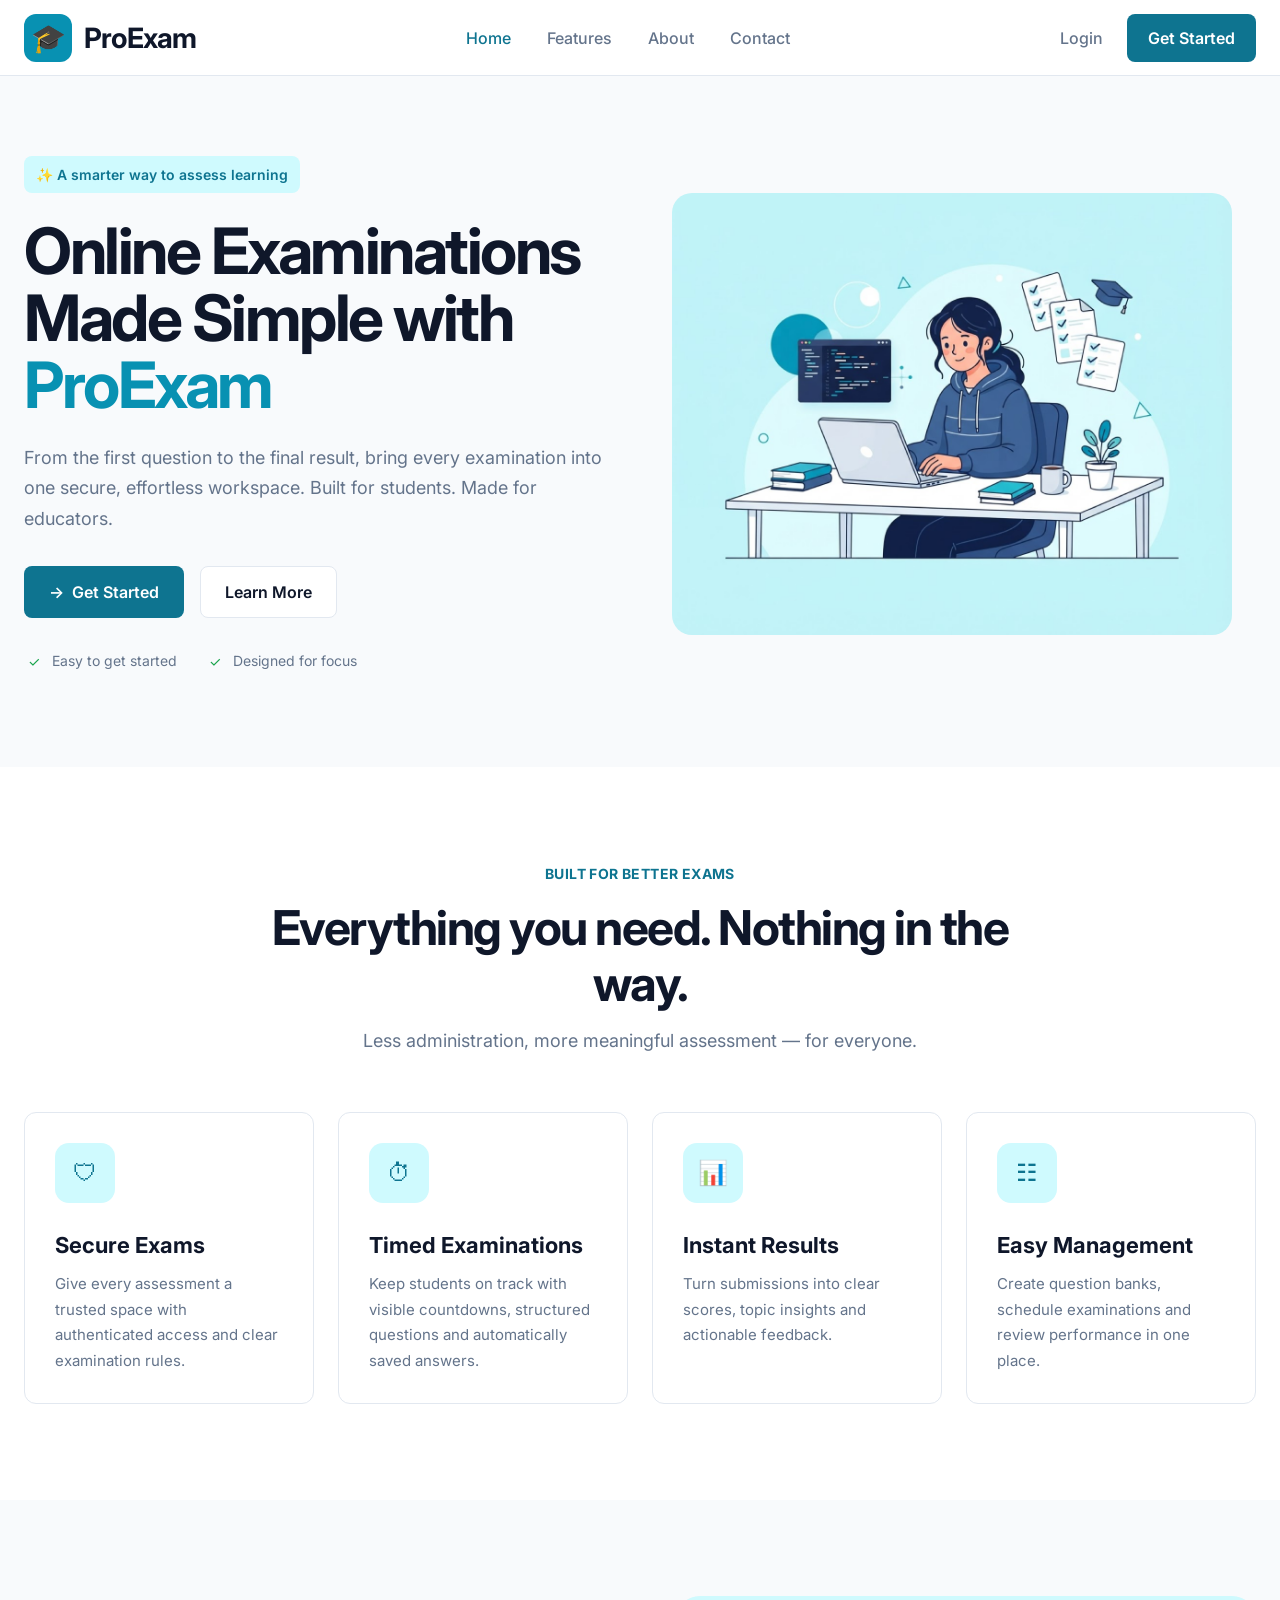
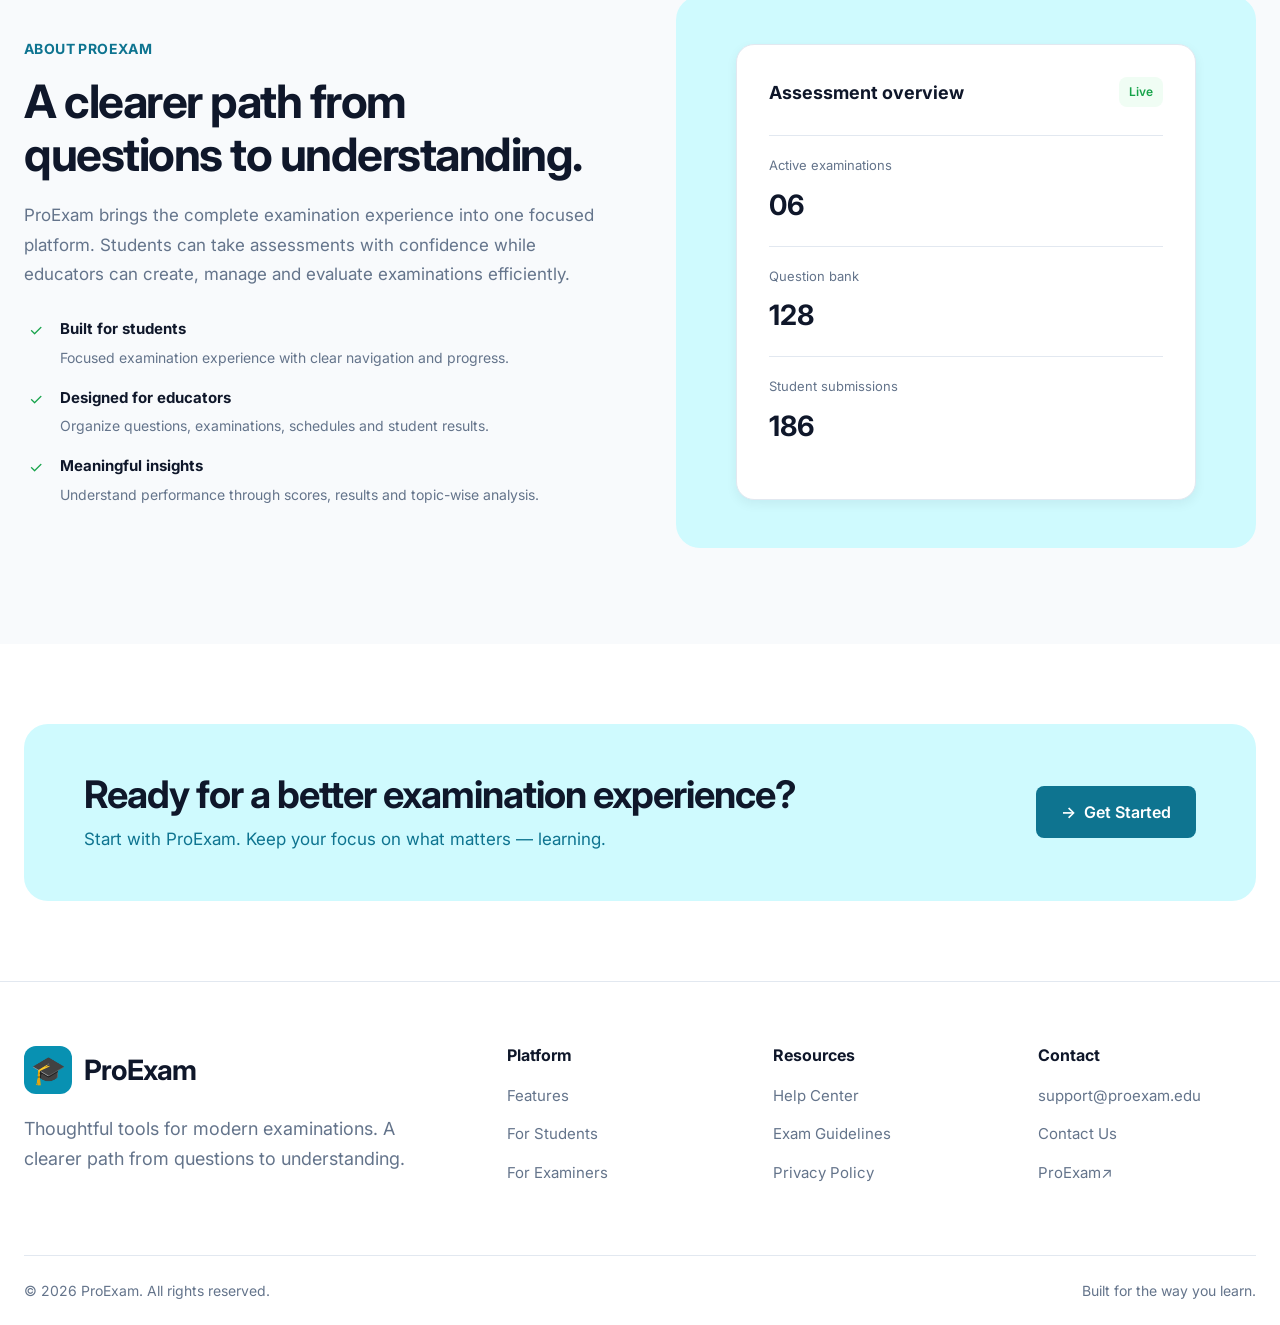
<file: index.html>
<!DOCTYPE html>
<html lang="en">
<head>
    <meta charset="UTF-8">

    <meta
        name="viewport"
        content="width=device-width, initial-scale=1.0"
    >

    <meta
        name="description"
        content="ProExam — a focused online examination platform for students and educators."
    >

    <title>ProExam | Online Examinations Made Simple</title>

    <!-- Google Font -->
    <link
        rel="preconnect"
        href="https://fonts.googleapis.com"
    >

    <link
        rel="preconnect"
        href="https://fonts.gstatic.com"
        crossorigin
    >

    <link
        href="https://fonts.googleapis.com/css2?family=Inter:wght@400;500;600;700&display=swap"
        rel="stylesheet"
    >

    <!-- ProExam Styles -->
    <link rel="stylesheet" href="css/style.css">
    <link rel="stylesheet" href="css/components.css">
    <link rel="stylesheet" href="css/responsive.css">
    <link rel="stylesheet" href="css/landing.css">
</head>

<body>

    <!-- =====================================
         NAVBAR
         ===================================== -->

    <header class="navbar">

        <div class="container navbar-inner">

            <a href="index.html" class="brand">
                <span class="brand-mark" aria-hidden="true">
                    🎓
                </span>

                <span>ProExam</span>
            </a>


            <nav class="nav-links" aria-label="Primary navigation">

                <a
                    href="#home"
                    class="nav-link active"
                >
                    Home
                </a>

                <a
                    href="#features"
                    class="nav-link"
                >
                    Features
                </a>

                <a
                    href="#about"
                    class="nav-link"
                >
                    About
                </a>

                <a
                    href="#contact"
                    class="nav-link"
                >
                    Contact
                </a>

            </nav>


            <div class="nav-actions">

                <a
                    href="login.html"
                    class="nav-link"
                >
                    Login
                </a>

                <a
                    href="register.html"
                    class="btn btn-primary"
                >
                    Get Started
                </a>

            </div>

        </div>

    </header>


    <main>

        <!-- =====================================
             HERO
             ===================================== -->

        <section
            id="home"
            class="hero"
        >

            <div class="container hero-grid">

                <div class="hero-content">

                    <span class="hero-eyebrow">
                        ✨ A smarter way to assess learning
                    </span>


                    <h1 class="hero-title">
                        Online Examinations
                        Made Simple with
                        <span class="highlight">
                            ProExam
                        </span>
                    </h1>


                    <p class="hero-description">
                        From the first question to the final result,
                        bring every examination into one secure,
                        effortless workspace. Built for students.
                        Made for educators.
                    </p>


                    <div class="hero-actions">

                        <a
                            href="register.html"
                            class="btn btn-primary btn-lg"
                        >
                            <span>→</span>
                            Get Started
                        </a>

                        <a
                            href="#features"
                            class="btn btn-secondary btn-lg"
                        >
                            Learn More
                        </a>

                    </div>


                    <div class="hero-trust">

                        <div class="hero-trust-item">
                            <span class="hero-trust-icon">
                                ✓
                            </span>

                            <span>
                                Easy to get started
                            </span>
                        </div>


                        <div class="hero-trust-item">
                            <span class="hero-trust-icon">
                                ✓
                            </span>

                            <span>
                                Designed for focus
                            </span>
                        </div>

                    </div>

                </div>


                <!-- Hero visual -->

                <div>
                    <img
                    src="assets/images/node-44.png"
                    alt="Student taking an online examination"
                    class="hero-illustration"
                    >
                </div>

            </div>

        </section>


        <!-- =====================================
             FEATURES
             ===================================== -->

        <section
            id="features"
            class="features-section"
        >

            <div class="container">

                <div class="section-heading">

                    <span class="section-eyebrow">
                        Built for better exams
                    </span>

                    <h2 class="section-title">
                        Everything you need.
                        Nothing in the way.
                    </h2>

                    <p class="section-description">
                        Less administration, more meaningful
                        assessment — for everyone.
                    </p>

                </div>


                <div class="features-grid">


                    <!-- Feature 1 -->

                    <article class="feature-card">

                        <div class="feature-icon">
                            🛡
                        </div>

                        <h3 class="feature-title">
                            Secure Exams
                        </h3>

                        <p class="feature-description">
                            Give every assessment a trusted space
                            with authenticated access and clear
                            examination rules.
                        </p>

                    </article>


                    <!-- Feature 2 -->

                    <article class="feature-card">

                        <div class="feature-icon">
                            ⏱
                        </div>

                        <h3 class="feature-title">
                            Timed Examinations
                        </h3>

                        <p class="feature-description">
                            Keep students on track with visible
                            countdowns, structured questions and
                            automatically saved answers.
                        </p>

                    </article>


                    <!-- Feature 3 -->

                    <article class="feature-card">

                        <div class="feature-icon">
                            📊
                        </div>

                        <h3 class="feature-title">
                            Instant Results
                        </h3>

                        <p class="feature-description">
                            Turn submissions into clear scores,
                            topic insights and actionable feedback.
                        </p>

                    </article>


                    <!-- Feature 4 -->

                    <article class="feature-card">

                        <div class="feature-icon">
                            ☷
                        </div>

                        <h3 class="feature-title">
                            Easy Management
                        </h3>

                        <p class="feature-description">
                            Create question banks, schedule
                            examinations and review performance
                            in one place.
                        </p>

                    </article>

                </div>

            </div>

        </section>


        <!-- =====================================
             ABOUT
             ===================================== -->

        <section
            id="about"
            class="about-section"
        >

            <div class="container about-grid">


                <div class="about-content">

                    <span class="section-eyebrow">
                        About ProExam
                    </span>

                    <h2 class="about-title">
                        A clearer path from questions
                        to understanding.
                    </h2>

                    <p class="about-description">
                        ProExam brings the complete examination
                        experience into one focused platform.
                        Students can take assessments with
                        confidence while educators can create,
                        manage and evaluate examinations efficiently.
                    </p>


                    <div class="about-points">

                        <div class="about-point">

                            <div class="about-point-icon">
                                ✓
                            </div>

                            <div>
                                <strong>
                                    Built for students
                                </strong>

                                <span>
                                    Focused examination experience
                                    with clear navigation and progress.
                                </span>
                            </div>

                        </div>


                        <div class="about-point">

                            <div class="about-point-icon">
                                ✓
                            </div>

                            <div>
                                <strong>
                                    Designed for educators
                                </strong>

                                <span>
                                    Organize questions, examinations,
                                    schedules and student results.
                                </span>
                            </div>

                        </div>


                        <div class="about-point">

                            <div class="about-point-icon">
                                ✓
                            </div>

                            <div>
                                <strong>
                                    Meaningful insights
                                </strong>

                                <span>
                                    Understand performance through
                                    scores, results and topic-wise analysis.
                                </span>
                            </div>

                        </div>

                    </div>

                </div>


                <div class="about-visual">

                    <div class="about-panel">

                        <div class="about-panel-header">

                            <span class="about-panel-title">
                                Assessment overview
                            </span>

                            <span class="about-panel-status">
                                Live
                            </span>

                        </div>


                        <div class="about-stat">

                            <span class="about-stat-label">
                                Active examinations
                            </span>

                            <span class="about-stat-value">
                                06
                            </span>

                        </div>


                        <div class="about-stat">

                            <span class="about-stat-label">
                                Question bank
                            </span>

                            <span class="about-stat-value">
                                128
                            </span>

                        </div>


                        <div class="about-stat">

                            <span class="about-stat-label">
                                Student submissions
                            </span>

                            <span class="about-stat-value">
                                186
                            </span>

                        </div>

                    </div>

                </div>

            </div>

        </section>


        <!-- =====================================
             CTA
             ===================================== -->

        <section class="cta-section">

            <div class="container">

                <div class="cta">

                    <div class="cta-content">

                        <h2 class="cta-title">
                            Ready for a better examination experience?
                        </h2>

                        <p class="cta-description">
                            Start with ProExam. Keep your focus
                            on what matters — learning.
                        </p>

                    </div>


                    <a
                        href="register.html"
                        class="btn btn-primary btn-lg"
                    >
                        <span>→</span>
                        Get Started
                    </a>

                </div>

            </div>

        </section>

    </main>


    <!-- =====================================
         FOOTER
         ===================================== -->

    <footer
        id="contact"
        class="footer"
    >

        <div class="container">

            <div class="footer-grid">


                <!-- Brand -->

                <div class="footer-brand">

                    <a
                        href="index.html"
                        class="brand"
                    >

                        <span class="brand-mark">
                            🎓
                        </span>

                        <span>
                            ProExam
                        </span>

                    </a>


                    <p
                        class="hero-description"
                        style="margin-top: 20px; max-width: 420px;"
                    >
                        Thoughtful tools for modern examinations.
                        A clearer path from questions to understanding.
                    </p>

                </div>


                <!-- Platform -->

                <div>

                    <h3 class="footer-title">
                        Platform
                    </h3>

                    <div class="footer-links">

                        <a
                            href="#features"
                            class="footer-link"
                        >
                            Features
                        </a>

                        <a
                            href="#about"
                            class="footer-link"
                        >
                            For Students
                        </a>

                        <a
                            href="#about"
                            class="footer-link"
                        >
                            For Examiners
                        </a>

                    </div>

                </div>


                <!-- Resources -->

                <div>

                    <h3 class="footer-title">
                        Resources
                    </h3>

                    <div class="footer-links">

                        <a
                            href="#"
                            class="footer-link"
                        >
                            Help Center
                        </a>

                        <a
                            href="#"
                            class="footer-link"
                        >
                            Exam Guidelines
                        </a>

                        <a
                            href="#"
                            class="footer-link"
                        >
                            Privacy Policy
                        </a>

                    </div>

                </div>


                <!-- Contact -->

                <div>

                    <h3 class="footer-title">
                        Contact
                    </h3>

                    <div class="footer-links">

                        <a
                            href="mailto:support@proexam.edu"
                            class="footer-link"
                        >
                            support@proexam.edu
                        </a>

                        <a
                            href="#contact"
                            class="footer-link"
                        >
                            Contact Us
                        </a>

                        <a
                            href="#"
                            class="footer-link"
                        >
                            ProExam↗
                        </a>

                    </div>

                </div>

            </div>


            <div class="footer-bottom">

                <span>
                    © 2026 ProExam. All rights reserved.
                </span>

                <span>
                    Built for the way you learn.
                </span>

            </div>

        </div>

    </footer>

</body>
</html>
</file>
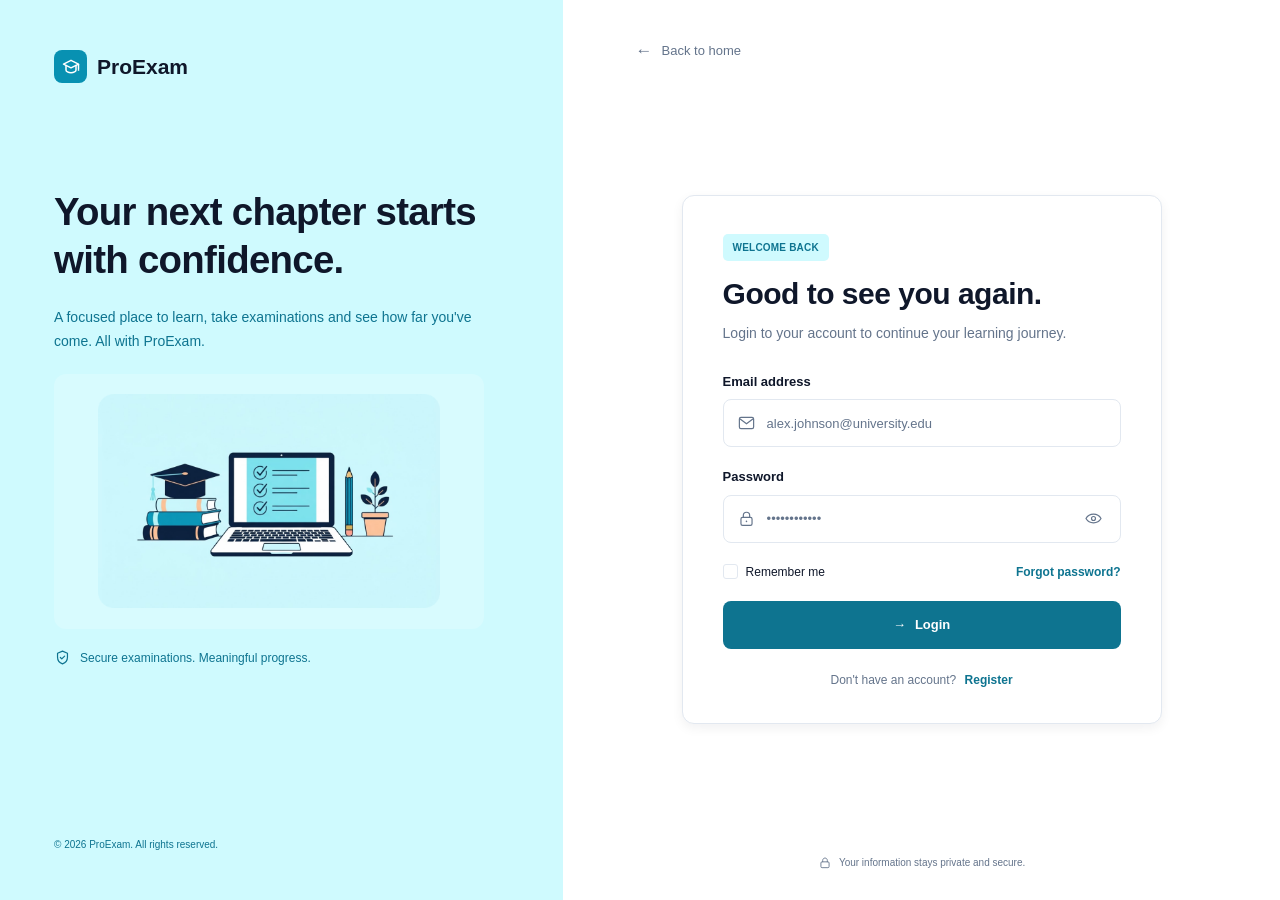
<file: login.html>
<!DOCTYPE html>
<html lang="en">

<head>
    <meta charset="UTF-8">

    <meta
        name="viewport"
        content="width=device-width, initial-scale=1.0"
    >

    <meta
        name="description"
        content="Login to your ProExam account."
    >

    <title>Login | ProExam</title>


    <!-- =====================================================
         GLOBAL STYLES
         ===================================================== -->

    <link rel="stylesheet" href="css/style.css">
    <link rel="stylesheet" href="css/components.css">


    <!-- =====================================================
         LOGIN PAGE STYLES
         ===================================================== -->

    <link rel="stylesheet" href="css/login.css">

</head>


<body>

    <main class="login-page">


        <!-- =================================================
             LEFT BRANDING PANEL
             ================================================= -->

        <section class="login-brand-panel">

            <div class="login-brand-content">


                <!-- =================================================
                     BRAND
                     ================================================= -->

                <a
                    href="index.html"
                    class="login-brand"
                    aria-label="ProExam home"
                >

                    <span
                        class="login-brand-icon"
                        aria-hidden="true"
                    >

                        <svg
                            width="20"
                            height="20"
                            viewBox="0 0 24 24"
                            fill="none"
                            xmlns="http://www.w3.org/2000/svg"
                        >

                            <path
                                d="M3 8.5L12 4L21 8.5L12 13L3 8.5Z"
                                stroke="currentColor"
                                stroke-width="1.8"
                                stroke-linejoin="round"
                            />

                            <path
                                d="M6 10.2V15.5C6 17.2 8.7 19 12 19C15.3 19 18 17.2 18 15.5V10.2"
                                stroke="currentColor"
                                stroke-width="1.8"
                                stroke-linecap="round"
                            />

                            <path
                                d="M21 9V14"
                                stroke="currentColor"
                                stroke-width="1.8"
                                stroke-linecap="round"
                            />

                            <circle
                                cx="21"
                                cy="15.5"
                                r="1"
                                fill="currentColor"
                            />

                        </svg>

                    </span>


                    <span>
                        ProExam
                    </span>

                </a>


                <!-- =================================================
                     BRAND MESSAGE
                     ================================================= -->

                <div class="login-brand-message">

                    <h1>
                        Your next chapter starts
                        <br>
                        with confidence.
                    </h1>


                    <p>
                        A focused place to learn, take examinations
                        and see how far you've come. All with ProExam.
                    </p>

                </div>


                <!-- =================================================
                     ILLUSTRATION
                     ================================================= -->

                <div class="login-illustration">

                    <img
                        src="assets/images/node-195.png"
                        alt="Online examination illustration"
                    >

                </div>


                <!-- =================================================
                     SECURITY STATEMENT
                     ================================================= -->

                <div class="login-security">

                    <span
                        class="security-icon"
                        aria-hidden="true"
                    >

                        <svg
                            width="17"
                            height="17"
                            viewBox="0 0 24 24"
                            fill="none"
                            xmlns="http://www.w3.org/2000/svg"
                        >

                            <path
                                d="M12 3L19 6V11.5C19 16.2 16.1 19.4 12 21C7.9 19.4 5 16.2 5 11.5V6L12 3Z"
                                stroke="currentColor"
                                stroke-width="1.7"
                                stroke-linejoin="round"
                            />

                            <path
                                d="M9 12L11 14L15 10"
                                stroke="currentColor"
                                stroke-width="1.7"
                                stroke-linecap="round"
                                stroke-linejoin="round"
                            />

                        </svg>

                    </span>


                    <span>
                        Secure examinations. Meaningful progress.
                    </span>

                </div>


                <!-- =================================================
                     COPYRIGHT
                     ================================================= -->

                <p class="login-copyright">
                    © 2026 ProExam. All rights reserved.
                </p>


            </div>

        </section>



        <!-- =================================================
             RIGHT LOGIN PANEL
             ================================================= -->

        <section class="login-form-panel">

            <div class="login-form-wrapper">


                <!-- =================================================
                     BACK TO HOME
                     ================================================= -->

                <a
                    href="index.html"
                    class="back-home-link"
                >

                    <span aria-hidden="true">
                        ←
                    </span>

                    <span>
                        Back to home
                    </span>

                </a>



                <!-- =================================================
                     LOGIN CONTENT
                     ================================================= -->

                <div class="login-content">


                    <!-- =================================================
                         LOGIN CARD
                         ================================================= -->

                    <div class="login-form-card">


                        <!-- Welcome badge -->

                        <div class="login-welcome-badge">
                            WELCOME BACK
                        </div>


                        <!-- Heading -->

                        <h2>
                            Good to see you again.
                        </h2>


                        <!-- Description -->

                        <p class="login-description">
                            Login to your account to continue your
                            learning journey.
                        </p>



                        <!-- =================================================
                             LOGIN FORM
                             ================================================= -->

                        <form
                            id="loginForm"
                            class="login-form"
                            novalidate
                        >


                            <!-- =================================================
                                 EMAIL
                                 ================================================= -->

                            <div class="login-field">

                                <label for="email">
                                    Email address
                                </label>


                                <div class="login-input-wrapper">

                                    <span
                                        class="input-icon"
                                        aria-hidden="true"
                                    >

                                        <svg
                                            width="19"
                                            height="19"
                                            viewBox="0 0 24 24"
                                            fill="none"
                                            xmlns="http://www.w3.org/2000/svg"
                                        >

                                            <rect
                                                x="3"
                                                y="5"
                                                width="18"
                                                height="14"
                                                rx="2"
                                                stroke="currentColor"
                                                stroke-width="1.5"
                                            />

                                            <path
                                                d="M4 7L12 13L20 7"
                                                stroke="currentColor"
                                                stroke-width="1.5"
                                                stroke-linecap="round"
                                                stroke-linejoin="round"
                                            />

                                        </svg>

                                    </span>


                                    <input
                                        type="email"
                                        id="email"
                                        name="email"
                                        placeholder="alex.johnson@university.edu"
                                        autocomplete="email"
                                        required
                                    >

                                </div>


                                <p
                                    id="emailError"
                                    class="login-error"
                                    aria-live="polite"
                                ></p>

                            </div>



                            <!-- =================================================
                                 PASSWORD
                                 ================================================= -->

                            <div class="login-field">

                                <label for="password">
                                    Password
                                </label>


                                <div class="login-input-wrapper">


                                    <!-- Password icon -->

                                    <span
                                        class="input-icon"
                                        aria-hidden="true"
                                    >

                                        <svg
                                            width="19"
                                            height="19"
                                            viewBox="0 0 24 24"
                                            fill="none"
                                            xmlns="http://www.w3.org/2000/svg"
                                        >

                                            <rect
                                                x="5"
                                                y="10"
                                                width="14"
                                                height="10"
                                                rx="2"
                                                stroke="currentColor"
                                                stroke-width="1.5"
                                            />

                                            <path
                                                d="M8 10V7.5C8 5.29 9.79 3.5 12 3.5C14.21 3.5 16 5.29 16 7.5V10"
                                                stroke="currentColor"
                                                stroke-width="1.5"
                                                stroke-linecap="round"
                                            />

                                            <circle
                                                cx="12"
                                                cy="15"
                                                r="1"
                                                fill="currentColor"
                                            />

                                        </svg>

                                    </span>


                                    <input
                                        type="password"
                                        id="password"
                                        name="password"
                                        placeholder="••••••••••••"
                                        autocomplete="current-password"
                                        required
                                    >


                                    <!-- Single password visibility icon -->

                                    <button
                                        type="button"
                                        id="togglePassword"
                                        class="password-toggle"
                                        aria-label="Show password"
                                        aria-pressed="false"
                                    >

                                        <svg
                                            width="19"
                                            height="19"
                                            viewBox="0 0 24 24"
                                            fill="none"
                                            xmlns="http://www.w3.org/2000/svg"
                                        >

                                            <path
                                                d="M2.5 12C4.5 8.5 7.7 6.5 12 6.5C16.3 6.5 19.5 8.5 21.5 12C19.5 15.5 16.3 17.5 12 17.5C7.7 17.5 4.5 15.5 2.5 12Z"
                                                stroke="currentColor"
                                                stroke-width="1.5"
                                                stroke-linejoin="round"
                                            />

                                            <circle
                                                cx="12"
                                                cy="12"
                                                r="2.5"
                                                stroke="currentColor"
                                                stroke-width="1.5"
                                            />

                                        </svg>

                                    </button>

                                </div>


                                <p
                                    id="passwordError"
                                    class="login-error"
                                    aria-live="polite"
                                ></p>

                            </div>



                            <!-- =================================================
                                 REMEMBER ME / FORGOT PASSWORD
                                 ================================================= -->

                            <div class="login-options">


                                <label class="remember-me">

                                    <input
                                        type="checkbox"
                                        id="rememberMe"
                                        name="rememberMe"
                                    >

                                    <span class="custom-checkbox"></span>

                                    <span>
                                        Remember me
                                    </span>

                                </label>


                                <a
                                    href="#"
                                    id="forgotPasswordLink"
                                    class="forgot-password"
                                >
                                    Forgot password?
                                </a>


                            </div>



                            <!-- =================================================
                                 GENERAL LOGIN ERROR
                                 ================================================= -->

                            <p
                                id="loginError"
                                class="login-general-error"
                                aria-live="polite"
                            ></p>



                            <!-- =================================================
                                 LOGIN BUTTON
                                 ================================================= -->

                            <button
                                type="submit"
                                class="login-submit-button"
                            >

                                <span aria-hidden="true">
                                    →
                                </span>

                                <span>
                                    Login
                                </span>

                            </button>


                        </form>



                        <!-- =================================================
                             REGISTER PROMPT
                             ================================================= -->

                        <p class="register-prompt">

                            Don't have an account?

                            <a href="register.html">
                                Register
                            </a>

                        </p>


                    </div>

                </div>



                <!-- =================================================
                     PRIVACY MESSAGE
                     ================================================= -->

                <div class="login-privacy">

                    <span aria-hidden="true">

                        <svg
                            width="14"
                            height="14"
                            viewBox="0 0 24 24"
                            fill="none"
                            xmlns="http://www.w3.org/2000/svg"
                        >

                            <rect
                                x="5"
                                y="10"
                                width="14"
                                height="10"
                                rx="2"
                                stroke="currentColor"
                                stroke-width="1.5"
                            />

                            <path
                                d="M8 10V7.5C8 5.29 9.79 3.5 12 3.5C14.21 3.5 16 5.29 16 7.5V10"
                                stroke="currentColor"
                                stroke-width="1.5"
                                stroke-linecap="round"
                            />

                        </svg>

                    </span>


                    <span>
                        Your information stays private and secure.
                    </span>

                </div>


            </div>

        </section>


    </main>



    <!-- =====================================================
         LOGIN JAVASCRIPT
         ===================================================== -->

    <script src="js/login.js"></script>

</body>

</html>
</file>
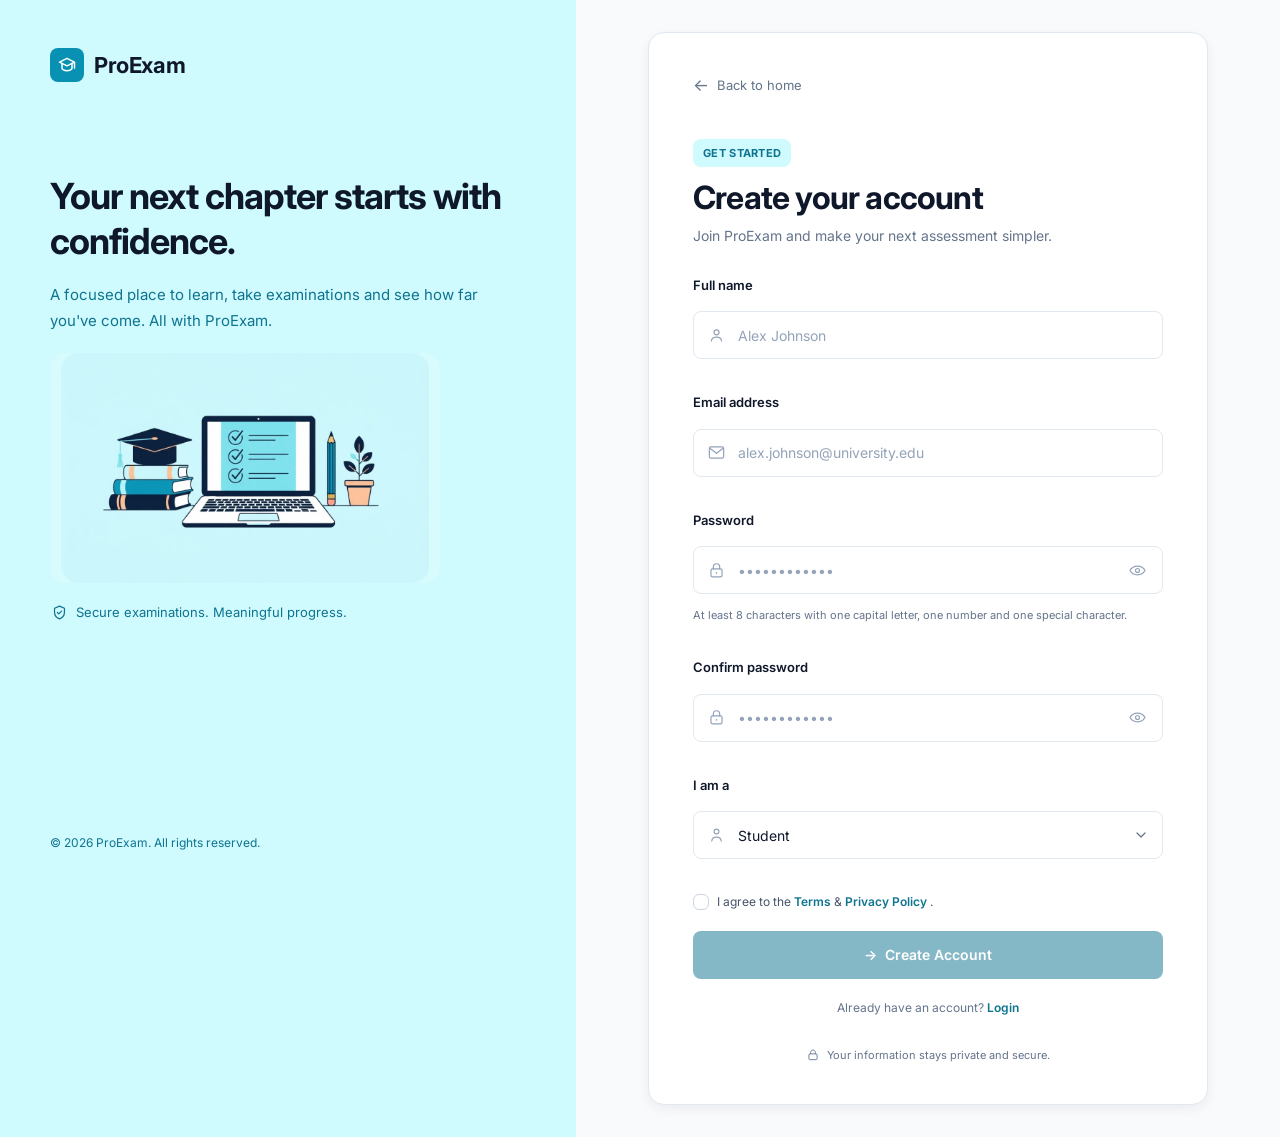
<file: register.html>
<!DOCTYPE html>
<html lang="en">

<head>

    <meta charset="UTF-8">

    <meta
        name="viewport"
        content="width=device-width, initial-scale=1.0"
    >

    <meta
        name="description"
        content="Create your ProExam account."
    >

    <title>Create Account | ProExam</title>


    <!-- =====================================================
         FONT
         ===================================================== -->

    <link rel="preconnect" href="https://fonts.googleapis.com">

    <link
        rel="preconnect"
        href="https://fonts.gstatic.com"
        crossorigin
    >

    <link
        href="https://fonts.googleapis.com/css2?family=Inter:wght@400;500;600;700&display=swap"
        rel="stylesheet"
    >


    <!-- =====================================================
         GLOBAL STYLES
         ===================================================== -->

    <link rel="stylesheet" href="css/style.css">

    <link rel="stylesheet" href="css/components.css">

    <link rel="stylesheet" href="css/responsive.css">


    <!-- =====================================================
         REGISTRATION STYLES
         ===================================================== -->

    <link rel="stylesheet" href="css/register.css">

</head>


<body class="auth-page">


<main class="auth-layout">


    <!-- =====================================================
         LEFT BRANDING PANEL
         ===================================================== -->

    <section class="auth-brand-panel">

        <div class="auth-brand-content">


            <!-- =================================================
                 BRAND
                 ================================================= -->

            <a
                href="index.html"
                class="auth-logo"
                aria-label="ProExam home"
            >

                <span
                    class="auth-logo-icon"
                    aria-hidden="true"
                >

                    <!-- Graduation Cap -->

                    <svg
                        width="20"
                        height="20"
                        viewBox="0 0 24 24"
                        fill="none"
                        xmlns="http://www.w3.org/2000/svg"
                    >

                        <path
                            d="M3 8.5L12 4L21 8.5L12 13L3 8.5Z"
                            stroke="currentColor"
                            stroke-width="1.8"
                            stroke-linejoin="round"
                        />

                        <path
                            d="M6 10.2V15.5C6 17.2 8.7 19 12 19C15.3 19 18 17.2 18 15.5V10.2"
                            stroke="currentColor"
                            stroke-width="1.8"
                            stroke-linecap="round"
                        />

                        <path
                            d="M21 9V14"
                            stroke="currentColor"
                            stroke-width="1.8"
                            stroke-linecap="round"
                        />

                        <circle
                            cx="21"
                            cy="15.5"
                            r="1"
                            fill="currentColor"
                        />

                    </svg>

                </span>


                <span>
                    ProExam
                </span>

            </a>



            <!-- =================================================
                 BRAND MESSAGE
                 ================================================= -->

            <div class="auth-brand-message">

                <h1>
                    Your next chapter starts with confidence.
                </h1>


                <p>
                    A focused place to learn, take examinations
                    and see how far you've come. All with ProExam.
                </p>

            </div>



            <!-- =================================================
                 ILLUSTRATION
                 ================================================= -->

            <div class="auth-illustration">

                <img
                    src="assets/images/node-195.png"
                    alt="Online examination illustration"
                >

            </div>



            <!-- =================================================
                 SECURITY
                 ================================================= -->

            <div class="auth-security">

                <span
                    class="security-icon"
                    aria-hidden="true"
                >

                    <!-- Shield with Check -->

                    <svg
                        width="17"
                        height="17"
                        viewBox="0 0 24 24"
                        fill="none"
                        xmlns="http://www.w3.org/2000/svg"
                    >

                        <path
                            d="M12 3L19 6V11.5C19 16.2 16.1 19.4 12 21C7.9 19.4 5 16.2 5 11.5V6L12 3Z"
                            stroke="currentColor"
                            stroke-width="1.7"
                            stroke-linejoin="round"
                        />

                        <path
                            d="M9 12L11 14L15 10"
                            stroke="currentColor"
                            stroke-width="1.7"
                            stroke-linecap="round"
                            stroke-linejoin="round"
                        />

                    </svg>

                </span>


                <span>
                    Secure examinations. Meaningful progress.
                </span>

            </div>



            <!-- =================================================
                 COPYRIGHT
                 ================================================= -->

            <p class="auth-copyright">
                © 2026 ProExam. All rights reserved.
            </p>


        </div>

    </section>



    <!-- =====================================================
         RIGHT REGISTRATION PANEL
         ===================================================== -->

    <section class="auth-form-panel">

        <div class="auth-form-container">


            <!-- =================================================
                 BACK TO HOME
                 ================================================= -->

            <a
                href="index.html"
                class="back-link"
            >

                <span aria-hidden="true">
                    ←
                </span>

                <span>
                    Back to home
                </span>

            </a>



            <!-- =================================================
                 REGISTRATION CONTENT
                 ================================================= -->

            <div id="registrationContent">


                <!-- =================================================
                     HEADER
                     ================================================= -->

                <div class="auth-header">

                    <span class="auth-badge">
                        GET STARTED
                    </span>


                    <h2>
                        Create your account
                    </h2>


                    <p>
                        Join ProExam and make your next assessment simpler.
                    </p>

                </div>



                <!-- =================================================
                     REGISTRATION FORM
                     ================================================= -->

                <form
                    id="registrationForm"
                    class="auth-form"
                    novalidate
                >


                    <!-- =================================================
                         FULL NAME
                         ================================================= -->

                    <div class="form-group">

                        <label for="fullName">
                            Full name
                        </label>


                        <div class="input-wrapper">


                            <!-- User Icon -->

                            <span
                                class="input-icon"
                                aria-hidden="true"
                            >

                                <svg
                                    width="19"
                                    height="19"
                                    viewBox="0 0 24 24"
                                    fill="none"
                                    xmlns="http://www.w3.org/2000/svg"
                                >

                                    <circle
                                        cx="12"
                                        cy="8"
                                        r="3.2"
                                        stroke="currentColor"
                                        stroke-width="1.5"
                                    />

                                    <path
                                        d="M5.5 19C5.9 15.8 8.4 14 12 14C15.6 14 18.1 15.8 18.5 19"
                                        stroke="currentColor"
                                        stroke-width="1.5"
                                        stroke-linecap="round"
                                    />

                                </svg>

                            </span>


                            <input
                                type="text"
                                id="fullName"
                                name="fullName"
                                placeholder="Alex Johnson"
                                autocomplete="name"
                                required
                            >

                        </div>


                        <small
                            class="form-error"
                            id="fullNameError"
                        ></small>

                    </div>



                    <!-- =================================================
                         EMAIL
                         ================================================= -->

                    <div class="form-group">

                        <label for="email">
                            Email address
                        </label>


                        <div class="input-wrapper">


                            <!-- Email Icon -->

                            <span
                                class="input-icon"
                                aria-hidden="true"
                            >

                                <svg
                                    width="19"
                                    height="19"
                                    viewBox="0 0 24 24"
                                    fill="none"
                                    xmlns="http://www.w3.org/2000/svg"
                                >

                                    <rect
                                        x="3"
                                        y="5"
                                        width="18"
                                        height="14"
                                        rx="2"
                                        stroke="currentColor"
                                        stroke-width="1.5"
                                    />

                                    <path
                                        d="M4 7L12 13L20 7"
                                        stroke="currentColor"
                                        stroke-width="1.5"
                                        stroke-linecap="round"
                                        stroke-linejoin="round"
                                    />

                                </svg>

                            </span>


                            <input
                                type="email"
                                id="email"
                                name="email"
                                placeholder="alex.johnson@university.edu"
                                autocomplete="email"
                                required
                            >

                        </div>


                        <small
                            class="form-error"
                            id="emailError"
                        ></small>

                    </div>



                    <!-- =================================================
                         PASSWORD
                         ================================================= -->

                    <div class="form-group">

                        <label for="password">
                            Password
                        </label>


                        <div class="input-wrapper">


                            <!-- Lock Icon -->

                            <span
                                class="input-icon"
                                aria-hidden="true"
                            >

                                <svg
                                    width="19"
                                    height="19"
                                    viewBox="0 0 24 24"
                                    fill="none"
                                    xmlns="http://www.w3.org/2000/svg"
                                >

                                    <rect
                                        x="5"
                                        y="10"
                                        width="14"
                                        height="10"
                                        rx="2"
                                        stroke="currentColor"
                                        stroke-width="1.5"
                                    />

                                    <path
                                        d="M8 10V7.5C8 5.29 9.79 3.5 12 3.5C14.21 3.5 16 5.29 16 7.5V10"
                                        stroke="currentColor"
                                        stroke-width="1.5"
                                        stroke-linecap="round"
                                    />

                                    <circle
                                        cx="12"
                                        cy="15"
                                        r="1"
                                        fill="currentColor"
                                    />

                                </svg>

                            </span>


                            <input
                                type="password"
                                id="password"
                                name="password"
                                placeholder="••••••••••••"
                                autocomplete="new-password"
                                required
                            >


                            <!-- Single Eye Icon -->

                            <button
                                type="button"
                                class="password-toggle"
                                data-target="password"
                                aria-label="Show password"
                                aria-pressed="false"
                            >

                                <svg
                                    width="19"
                                    height="19"
                                    viewBox="0 0 24 24"
                                    fill="none"
                                    xmlns="http://www.w3.org/2000/svg"
                                >

                                    <path
                                        d="M2.5 12C4.5 8.5 7.7 6.5 12 6.5C16.3 6.5 19.5 8.5 21.5 12C19.5 15.5 16.3 17.5 12 17.5C7.7 17.5 4.5 15.5 2.5 12Z"
                                        stroke="currentColor"
                                        stroke-width="1.5"
                                        stroke-linejoin="round"
                                    />

                                    <circle
                                        cx="12"
                                        cy="12"
                                        r="2.5"
                                        stroke="currentColor"
                                        stroke-width="1.5"
                                    />

                                </svg>

                            </button>

                        </div>


                        <small class="input-hint">
                            At least 8 characters with one capital letter,
                            one number and one special character.
                        </small>


                        <small
                            class="form-error"
                            id="passwordError"
                        ></small>

                    </div>



                    <!-- =================================================
                         CONFIRM PASSWORD
                         ================================================= -->

                    <div class="form-group">

                        <label for="confirmPassword">
                            Confirm password
                        </label>


                        <div class="input-wrapper">


                            <!-- Lock Icon -->

                            <span
                                class="input-icon"
                                aria-hidden="true"
                            >

                                <svg
                                    width="19"
                                    height="19"
                                    viewBox="0 0 24 24"
                                    fill="none"
                                    xmlns="http://www.w3.org/2000/svg"
                                >

                                    <rect
                                        x="5"
                                        y="10"
                                        width="14"
                                        height="10"
                                        rx="2"
                                        stroke="currentColor"
                                        stroke-width="1.5"
                                    />

                                    <path
                                        d="M8 10V7.5C8 5.29 9.79 3.5 12 3.5C14.21 3.5 16 5.29 16 7.5V10"
                                        stroke="currentColor"
                                        stroke-width="1.5"
                                        stroke-linecap="round"
                                    />

                                    <circle
                                        cx="12"
                                        cy="15"
                                        r="1"
                                        fill="currentColor"
                                    />

                                </svg>

                            </span>


                            <input
                                type="password"
                                id="confirmPassword"
                                name="confirmPassword"
                                placeholder="••••••••••••"
                                autocomplete="new-password"
                                required
                            >


                            <!-- Single Eye Icon -->

                            <button
                                type="button"
                                class="password-toggle"
                                data-target="confirmPassword"
                                aria-label="Show password"
                                aria-pressed="false"
                            >

                                <svg
                                    width="19"
                                    height="19"
                                    viewBox="0 0 24 24"
                                    fill="none"
                                    xmlns="http://www.w3.org/2000/svg"
                                >

                                    <path
                                        d="M2.5 12C4.5 8.5 7.7 6.5 12 6.5C16.3 6.5 19.5 8.5 21.5 12C19.5 15.5 16.3 17.5 12 17.5C7.7 17.5 4.5 15.5 2.5 12Z"
                                        stroke="currentColor"
                                        stroke-width="1.5"
                                        stroke-linejoin="round"
                                    />

                                    <circle
                                        cx="12"
                                        cy="12"
                                        r="2.5"
                                        stroke="currentColor"
                                        stroke-width="1.5"
                                    />

                                </svg>

                            </button>

                        </div>


                        <small
                            class="form-error"
                            id="confirmPasswordError"
                        ></small>

                    </div>



                    <!-- =================================================
                         ROLE
                         ================================================= -->

                    <div class="form-group">

                        <label for="role">
                            I am a
                        </label>


                        <div class="input-wrapper select-wrapper">


                            <!-- Role Icon -->

                            <span
                                class="input-icon"
                                aria-hidden="true"
                            >

                                <svg
                                    width="19"
                                    height="19"
                                    viewBox="0 0 24 24"
                                    fill="none"
                                    xmlns="http://www.w3.org/2000/svg"
                                >

                                    <circle
                                        cx="12"
                                        cy="7"
                                        r="3"
                                        stroke="currentColor"
                                        stroke-width="1.5"
                                    />

                                    <path
                                        d="M6 19C6.4 15.8 8.5 14 12 14C15.5 14 17.6 15.8 18 19"
                                        stroke="currentColor"
                                        stroke-width="1.5"
                                        stroke-linecap="round"
                                    />

                                </svg>

                            </span>


                            <select
                                id="role"
                                name="role"
                                required
                            >

                                <option
                                    value="student"
                                    selected
                                >
                                    Student
                                </option>

                                <option value="examiner">
                                    Examiner
                                </option>

                            </select>


                            <!-- Dropdown Icon -->

                            <span
                                class="select-arrow"
                                aria-hidden="true"
                            >

                                <svg
                                    width="16"
                                    height="16"
                                    viewBox="0 0 24 24"
                                    fill="none"
                                    xmlns="http://www.w3.org/2000/svg"
                                >

                                    <path
                                        d="M6 9L12 15L18 9"
                                        stroke="currentColor"
                                        stroke-width="1.8"
                                        stroke-linecap="round"
                                        stroke-linejoin="round"
                                    />

                                </svg>

                            </span>

                        </div>


                        <small
                            class="form-error"
                            id="roleError"
                        ></small>

                    </div>



                    <!-- =================================================
                         TERMS
                         ================================================= -->

                    <div class="terms-group">

                        <label class="checkbox-label">

                            <input
                                type="checkbox"
                                id="terms"
                                name="terms"
                                required
                            >


                            <span class="custom-checkbox"></span>


                            <span>

                                I agree to the

                                <a
                                    href="#"
                                    class="inline-link"
                                >
                                    Terms
                                </a>

                                &

                                <a
                                    href="#"
                                    class="inline-link"
                                >
                                    Privacy Policy
                                </a>.

                            </span>

                        </label>


                        <small
                            class="form-error"
                            id="termsError"
                        ></small>

                    </div>



                    <!-- =================================================
                         SUBMIT
                         ================================================= -->

                    <button
                        type="submit"
                        id="registerSubmitButton"
                        class="auth-submit-button"
                        disabled
                    >

                        <span aria-hidden="true">
                            →
                        </span>

                        <span>
                            Create Account
                        </span>

                    </button>


                </form>



                <!-- =================================================
                     LOGIN LINK
                     ================================================= -->

                <p class="auth-switch">

                    Already have an account?

                    <a href="login.html">
                        Login
                    </a>

                </p>


            </div>



            <!-- =================================================
                 SUCCESS COMPONENT
                 ================================================= -->

            <div
                id="registrationSuccess"
                class="registration-success"
                hidden
            >

                <div
                    class="success-icon"
                    aria-hidden="true"
                >
                    ✓
                </div>


                <h2>
                    Registration successful!
                </h2>


                <p>
                    Your ProExam account has been created successfully.
                    You can now continue to the login page and access your account.
                </p>


                <a
                    href="login.html"
                    class="auth-submit-button success-login-button"
                >

                    Continue to Login

                    <span aria-hidden="true">
                        →
                    </span>

                </a>

            </div>



            <!-- =================================================
                 PRIVACY
                 ================================================= -->

            <div class="auth-privacy">

                <span aria-hidden="true">

                    <!-- Lock -->

                    <svg
                        width="14"
                        height="14"
                        viewBox="0 0 24 24"
                        fill="none"
                        xmlns="http://www.w3.org/2000/svg"
                    >

                        <rect
                            x="5"
                            y="10"
                            width="14"
                            height="10"
                            rx="2"
                            stroke="currentColor"
                            stroke-width="1.5"
                        />

                        <path
                            d="M8 10V7.5C8 5.29 9.79 3.5 12 3.5C14.21 3.5 16 5.29 16 7.5V10"
                            stroke="currentColor"
                            stroke-width="1.5"
                            stroke-linecap="round"
                        />

                    </svg>

                </span>


                <span>
                    Your information stays private and secure.
                </span>

            </div>


        </div>

    </section>


</main>



<!-- =====================================================
     REGISTRATION JAVASCRIPT
     ===================================================== -->

<script src="js/auth.js"></script>

</body>

</html>
</file>
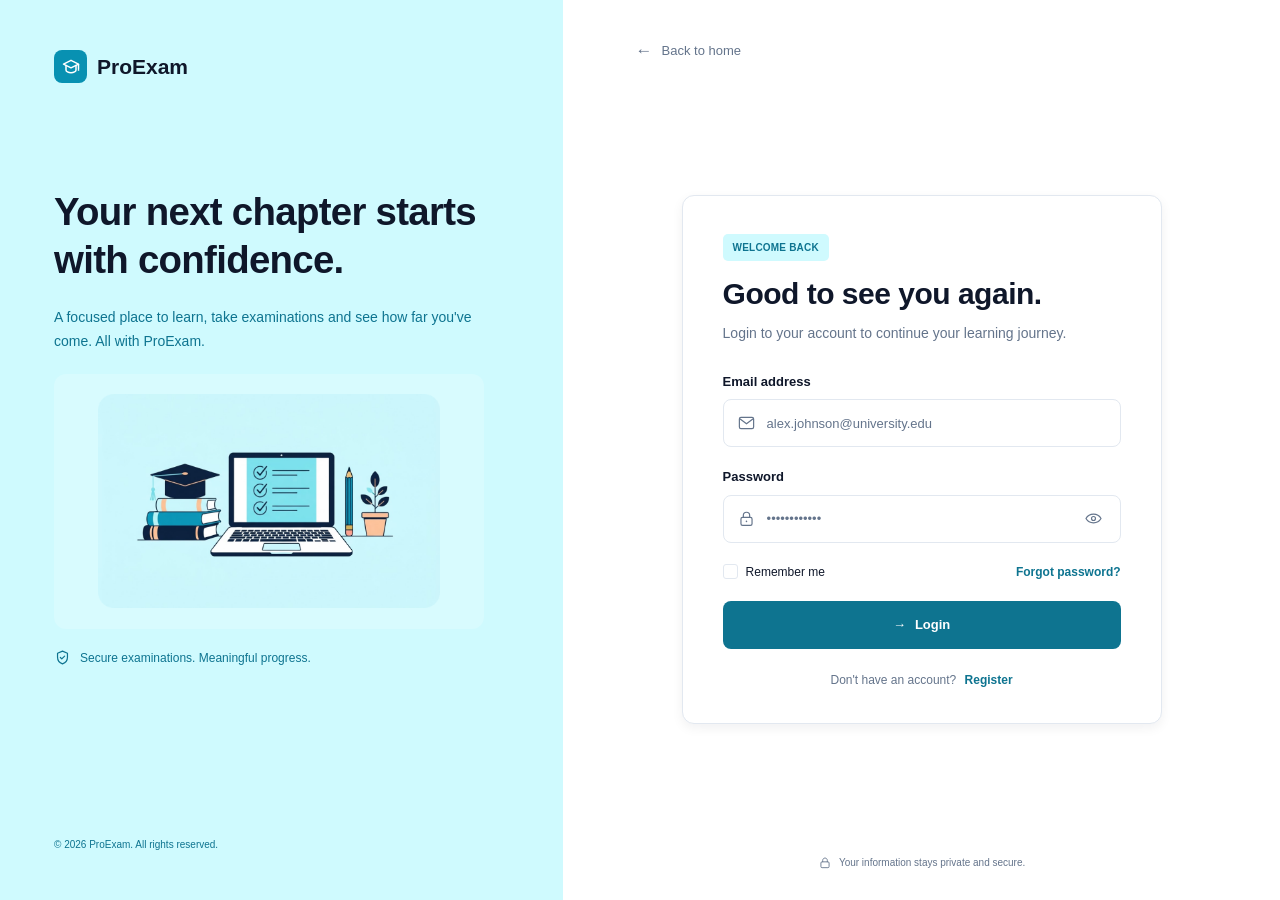
<file: student-dashboard.html>
<!DOCTYPE html>
<html lang="en">

<head>
    <meta charset="UTF-8">

    <meta
        name="viewport"
        content="width=device-width, initial-scale=1.0"
    >

    <title>Student Dashboard | ProExam</title>

    <link
        rel="stylesheet"
        href="css/style.css"
    >

    <link
        rel="stylesheet"
        href="css/components.css"
    >

    <link
        rel="stylesheet"
        href="css/dashboard.css"
    >
</head>


<body class="dashboard-page">

    <!-- =====================================================
         TOP HEADER
         ===================================================== -->

    <header class="dashboard-header">

        <div class="dashboard-brand">

            <a
                href="index.html"
                class="dashboard-logo"
                aria-label="ProExam home"
            >

                <span class="dashboard-logo-mark">
                    <!-- Graduation-cap icon -->
                    <svg
                        viewBox="0 0 24 24"
                        aria-hidden="true"
                    >
                        <path
                            d="M3 9.5 12 5l9 4.5-9 4.5L3 9.5Z"
                        />
                        <path
                            d="M7 12v4.5c2.8 2.1 7.2 2.1 10 0V12"
                        />
                        <path
                            d="M21 10v5"
                        />
                    </svg>
                </span>

                <span class="dashboard-logo-name">
                    ProExam
                </span>

            </a>


            <span class="dashboard-workspace-label">
                Student workspace
            </span>

        </div>


        <div class="dashboard-header-actions">

            <!-- Notification -->

            <button
                type="button"
                class="dashboard-icon-button"
                aria-label="Notifications"
            >

                <svg
                    viewBox="0 0 24 24"
                    aria-hidden="true"
                >
                    <path
                        d="M18 8a6 6 0 0 0-12 0c0 7-3 7-3 9h18c0-2-3-2-3-9"
                    />
                    <path
                        d="M10 21h4"
                    />
                </svg>

            </button>


            <!-- Student profile -->

            <button
                type="button"
                class="dashboard-profile"
                id="profileButton"
                aria-label="Student profile"
            >

                <span
                    class="dashboard-avatar"
                    id="userInitial"
                >
                    S
                </span>


                <span class="dashboard-profile-info">

                    <strong id="studentName">
                        Student
                    </strong>

                    <small id="studentMeta">
                        Student
                    </small>

                </span>


                <svg
                    class="dashboard-profile-chevron"
                    viewBox="0 0 24 24"
                    aria-hidden="true"
                >
                    <path
                        d="m6 9 6 6 6-6"
                    />
                </svg>

            </button>

        </div>

    </header>


    <!-- =====================================================
         DASHBOARD BODY
         ===================================================== -->

    <div class="dashboard-layout">


        <!-- =================================================
             SIDEBAR
             ================================================= -->

        <aside class="dashboard-sidebar">

            <div class="sidebar-section">

                <p class="sidebar-heading">
                    WORKSPACE
                </p>


                <nav class="dashboard-navigation">

                    <a
                        href="#"
                        class="dashboard-nav-item active"
                    >

                        <svg
                            viewBox="0 0 24 24"
                            aria-hidden="true"
                        >
                            <rect
                                x="4"
                                y="4"
                                width="6"
                                height="6"
                                rx="1"
                            />
                            <rect
                                x="14"
                                y="4"
                                width="6"
                                height="6"
                                rx="1"
                            />
                            <rect
                                x="4"
                                y="14"
                                width="6"
                                height="6"
                                rx="1"
                            />
                            <rect
                                x="14"
                                y="14"
                                width="6"
                                height="6"
                                rx="1"
                            />
                        </svg>

                        <span>Dashboard</span>

                    </a>


                    <a
                        href="#available-exams"
                        class="dashboard-nav-item"
                    >

                        <svg
                            viewBox="0 0 24 24"
                            aria-hidden="true"
                        >
                            <path
                                d="M6 4h12a2 2 0 0 1 2 2v14H4V6a2 2 0 0 1 2-2Z"
                            />
                            <path
                                d="M8 8h8M8 12h8M8 16h5"
                            />
                        </svg>

                        <span>Available Exams</span>

                    </a>


                    <a
                        href="#recent-attempts"
                        class="dashboard-nav-item"
                    >

                        <svg
                            viewBox="0 0 24 24"
                            aria-hidden="true"
                        >
                            <path
                                d="M4 19V5"
                            />
                            <path
                                d="M4 19h16"
                            />
                            <path
                                d="m7 15 4-4 3 2 5-6"
                            />
                        </svg>

                        <span>My Results</span>

                    </a>


                    <a
                        href="#recent-attempts"
                        class="dashboard-nav-item"
                    >

                        <svg
                            viewBox="0 0 24 24"
                            aria-hidden="true"
                        >
                            <path
                                d="M12 7v5l3 2"
                            />
                            <circle
                                cx="12"
                                cy="12"
                                r="8"
                            />
                        </svg>

                        <span>Attempt History</span>

                    </a>


                    <a
                        href="#"
                        class="dashboard-nav-item"
                    >

                        <svg
                            viewBox="0 0 24 24"
                            aria-hidden="true"
                        >
                            <circle
                                cx="12"
                                cy="8"
                                r="3"
                            />
                            <path
                                d="M5 20c.8-3.5 3-5 7-5s6.2 1.5 7 5"
                            />
                        </svg>

                        <span>Profile</span>

                    </a>

                </nav>

            </div>


            <!-- Help card -->

            <div class="dashboard-sidebar-bottom">

                <div class="dashboard-help-card">

                    <div class="help-icon">
                        ?
                    </div>

                    <strong>
                        Need a hand?
                    </strong>

                    <p>
                        Find answers in our help center.
                    </p>

                    <a href="#">
                        Visit help center
                        <span>↗</span>
                    </a>

                </div>


                <!-- Logout -->

                <button
                    type="button"
                    id="logoutButton"
                    class="dashboard-logout"
                >

                    <svg
                        viewBox="0 0 24 24"
                        aria-hidden="true"
                    >
                        <path
                            d="M10 17l5-5-5-5"
                        />
                        <path
                            d="M15 12H3"
                        />
                        <path
                            d="M19 5v14"
                        />
                    </svg>

                    <span>Logout</span>

                </button>

            </div>

        </aside>


        <!-- =================================================
             MAIN CONTENT
             ================================================= -->

        <main class="dashboard-main">


            <!-- Welcome -->

            <section class="dashboard-welcome">

                <div>

                    <h1 id="welcomeMessage">
                        Welcome back
                    </h1>

                    <p>
                        You're making great progress.
                        Let's keep the momentum going.
                    </p>

                </div>


                <a
                    href="#available-exams"
                    class="dashboard-browse-button"
                >

                    <span>Browse Exams</span>

                    <span aria-hidden="true">
                        →
                    </span>

                </a>

            </section>


            <!-- =================================================
                 SUMMARY CARDS
                 ================================================= -->

            <section class="dashboard-stat-grid">


                <article class="dashboard-stat-card">

                    <div class="stat-card-header">

                        <span>
                            Available exams
                        </span>

                        <span class="stat-icon stat-icon-blue">
                            <svg
                                viewBox="0 0 24 24"
                                aria-hidden="true"
                            >
                                <path
                                    d="M6 4h12v16H6z"
                                />
                                <path
                                    d="M9 8h6M9 12h6"
                                />
                            </svg>
                        </span>

                    </div>


                    <strong
                        id="availableExamCount"
                        class="stat-value"
                    >
                        0
                    </strong>


                    <small>
                        Ready to attempt
                    </small>

                </article>


                <article class="dashboard-stat-card">

                    <div class="stat-card-header">

                        <span>
                            Completed exams
                        </span>

                        <span class="stat-icon stat-icon-blue">
                            <svg
                                viewBox="0 0 24 24"
                                aria-hidden="true"
                            >
                                <circle
                                    cx="12"
                                    cy="12"
                                    r="8"
                                />
                                <path
                                    d="m8.5 12 2.5 2.5 4.5-5"
                                />
                            </svg>
                        </span>

                    </div>


                    <strong
                        id="completedExamCount"
                        class="stat-value"
                    >
                        0
                    </strong>


                    <small>
                        Completed this month
                    </small>

                </article>


                <article class="dashboard-stat-card">

                    <div class="stat-card-header">

                        <span>
                            Average score
                        </span>

                        <span class="stat-icon stat-icon-green">
                            <svg
                                viewBox="0 0 24 24"
                                aria-hidden="true"
                            >
                                <path
                                    d="M5 19V9M12 19V5M19 19v-7"
                                />
                            </svg>
                        </span>

                    </div>


                    <strong
                        id="averageScore"
                        class="stat-value"
                    >
                        0%
                    </strong>


                    <small>
                        Across completed exams
                    </small>

                </article>


                <article class="dashboard-stat-card">

                    <div class="stat-card-header">

                        <span>
                            Upcoming exams
                        </span>

                        <span class="stat-icon stat-icon-yellow">
                            <svg
                                viewBox="0 0 24 24"
                                aria-hidden="true"
                            >
                                <rect
                                    x="4"
                                    y="5"
                                    width="16"
                                    height="15"
                                    rx="2"
                                />
                                <path
                                    d="M8 3v4M16 3v4M4 10h16"
                                />
                            </svg>
                        </span>

                    </div>


                    <strong
                        id="upcomingExamCount"
                        class="stat-value"
                    >
                        0
                    </strong>


                    <small>
                        Scheduled examinations
                    </small>

                </article>

            </section>


            <!-- =================================================
                 AVAILABLE EXAMS
                 ================================================= -->

            <section
                class="dashboard-content-section"
                id="available-exams"
            >

                <div class="dashboard-section-header">

                    <h2>
                        Available exams
                    </h2>

                    <a href="#">
                        View all exams →
                    </a>

                </div>


                <div
                    class="exam-card-grid"
                    id="availableExamList"
                >

                    <!--
                        Exam cards will be rendered by
                        dashboard.js using exam data.
                    -->

                </div>

            </section>


            <!-- =================================================
                 RECENT ATTEMPTS
                 ================================================= -->

            <section
                class="dashboard-content-section"
                id="recent-attempts"
            >

                <div class="dashboard-section-header">

                    <h2>
                        Recent attempts
                    </h2>

                    <a href="#">
                        View history →
                    </a>

                </div>


                <div class="attempts-card">

                    <div class="attempts-table-header">

                        <span>Examination</span>
                        <span>Completed</span>
                        <span>Score</span>
                        <span>Result</span>

                    </div>


                    <div
                        id="recentAttemptsList"
                        class="attempts-list"
                    >

                        <!--
                            Recent attempts will be
                            rendered dynamically.
                        -->

                    </div>

                </div>

            </section>


            <!-- Footer -->

            <footer class="dashboard-footer">

                <span>
                    All times shown in your local timezone (IST).
                </span>

                <span>
                    ProExam · Student workspace
                </span>

            </footer>

        </main>

    </div>


    <!-- =====================================================
         JAVASCRIPT
         ===================================================== -->

    <script src="js/session.js"></script>
    <script src="js/exam-data.js"></script>
    <script src="js/dashboard.js"></script>

</body>

</html>
</file>
<file: css/style.css>
/* =========================================
   PROEXAM — CORE DESIGN SYSTEM
   ========================================= */

:root {
    /* Brand */
    --color-primary: #0891B2;
    --color-primary-dark: #0E7490;
    --color-primary-light: #CFFAFE;

    /* Background */
    --color-background: #F8FAFC;
    --color-surface: #FFFFFF;

    /* Typography */
    --color-text: #0F172A;
    --color-muted: #64748B;

    /* Border */
    --color-border: #E2E8F0;

    /* Semantic */
    --color-success: #16A34A;
    --color-warning: #D97706;
    --color-error: #DC2626;

    --color-success-light: #F0FDF4;
    --color-warning-light: #FFFBEB;
    --color-error-light: #FEF2F2;

    /* Typography */
    --font-family:
        "Inter",
        -apple-system,
        BlinkMacSystemFont,
        "Segoe UI",
        sans-serif;

    /* 8px spacing system */
    --space-1: 4px;
    --space-2: 8px;
    --space-3: 12px;
    --space-4: 16px;
    --space-5: 20px;
    --space-6: 24px;
    --space-8: 32px;
    --space-10: 40px;
    --space-12: 48px;
    --space-16: 64px;

    /* Border radius */
    --radius-sm: 6px;
    --radius-md: 8px;
    --radius-lg: 12px;
    --radius-xl: 16px;

    /* Shadows */
    --shadow-sm:
        0 1px 2px rgba(15, 23, 42, 0.04);

    --shadow-md:
        0 4px 12px rgba(15, 23, 42, 0.06);

    /* Layout */
    --content-width: 1280px;

    /* Transitions */
    --transition-fast: 150ms ease;
    --transition-normal: 200ms ease;
}


/* =========================================
   RESET
   ========================================= */

* {
    margin: 0;
    padding: 0;
    box-sizing: border-box;
}

html {
    scroll-behavior: smooth;
}

body {
    font-family: var(--font-family);
    background: var(--color-background);
    color: var(--color-text);
    line-height: 1.5;
    -webkit-font-smoothing: antialiased;
}

img {
    max-width: 100%;
    display: block;
}

button,
input,
textarea,
select {
    font: inherit;
}

button {
    cursor: pointer;
}

a {
    color: inherit;
    text-decoration: none;
}

ul,
ol {
    list-style: none;
}


/* =========================================
   TYPOGRAPHY
   ========================================= */

h1,
h2,
h3,
h4,
h5,
h6 {
    color: var(--color-text);
    font-weight: 700;
    line-height: 1.2;
}

h1 {
    font-size: 48px;
    letter-spacing: -1.5px;
}

h2 {
    font-size: 36px;
    letter-spacing: -1px;
}

h3 {
    font-size: 24px;
}

h4 {
    font-size: 20px;
}

p {
    color: var(--color-muted);
}

.text-muted {
    color: var(--color-muted);
}

.text-primary {
    color: var(--color-primary);
}

.text-success {
    color: var(--color-success);
}

.text-warning {
    color: var(--color-warning);
}

.text-error {
    color: var(--color-error);
}


/* =========================================
   LAYOUT
   ========================================= */

.container {
    width: min(
        calc(100% - 48px),
        var(--content-width)
    );

    margin-inline: auto;
}

.section {
    padding: var(--space-16) 0;
}

.flex {
    display: flex;
}

.flex-column {
    display: flex;
    flex-direction: column;
}

.items-center {
    align-items: center;
}

.justify-between {
    justify-content: space-between;
}

.justify-center {
    justify-content: center;
}

.gap-2 {
    gap: var(--space-2);
}

.gap-4 {
    gap: var(--space-4);
}

.gap-6 {
    gap: var(--space-6);
}

.gap-8 {
    gap: var(--space-8);
}

.text-center {
    text-align: center;
}
</file>
<file: css/components.css>
/* =========================================
   PROEXAM — REUSABLE COMPONENTS
   ========================================= */


/* =========================================
   BUTTONS
   ========================================= */

.btn {
    display: inline-flex;
    align-items: center;
    justify-content: center;
    gap: 8px;

    min-height: 48px;
    padding: 0 20px;

    border: 1px solid transparent;
    border-radius: var(--radius-md);

    font-size: 16px;
    font-weight: 600;
    line-height: 1;

    cursor: pointer;

    transition:
        background var(--transition-fast),
        border-color var(--transition-fast),
        color var(--transition-fast),
        transform var(--transition-fast),
        box-shadow var(--transition-fast);
}

.btn:hover {
    transform: translateY(-1px);
}


/* Primary */

.btn-primary {
    background: var(--color-primary-dark);
    color: #FFFFFF;
}

.btn-primary:hover {
    background: #0B667D;
}


/* Secondary */

.btn-secondary {
    background: var(--color-surface);
    color: var(--color-text);
    border-color: var(--color-border);
}

.btn-secondary:hover {
    background: #F8FAFC;
    border-color: #CBD5E1;
}


/* Outline */

.btn-outline {
    background: transparent;
    color: var(--color-primary-dark);
    border-color: var(--color-primary);
}

.btn-outline:hover {
    background: var(--color-primary-light);
}


/* Ghost */

.btn-ghost {
    background: transparent;
    color: var(--color-primary-dark);
}

.btn-ghost:hover {
    background: var(--color-primary-light);
}


/* Danger */

.btn-danger {
    background: var(--color-error);
    color: #FFFFFF;
}

.btn-danger:hover {
    background: #B91C1C;
}


/* Button sizes */

.btn-sm {
    min-height: 40px;
    padding: 0 16px;
    font-size: 14px;
}

.btn-lg {
    min-height: 52px;
    padding: 0 24px;
    font-size: 16px;
}


/* Disabled */

.btn:disabled,
.btn.disabled {
    opacity: 0.55;
    cursor: not-allowed;
    transform: none;
}


/* =========================================
   CARDS
   ========================================= */

.card {
    background: var(--color-surface);
    border: 1px solid var(--color-border);
    border-radius: var(--radius-lg);
    box-shadow: var(--shadow-sm);
}

.card-body {
    padding: var(--space-6);
}

.card-header {
    padding: var(--space-6);
    border-bottom: 1px solid var(--color-border);
}

.card-footer {
    padding: var(--space-6);
    border-top: 1px solid var(--color-border);
}

.card-interactive {
    transition:
        transform var(--transition-normal),
        box-shadow var(--transition-normal),
        border-color var(--transition-normal);
}

.card-interactive:hover {
    transform: translateY(-2px);
    box-shadow: var(--shadow-md);
    border-color: #CBD5E1;
}


/* =========================================
   STATUS BADGES
   ========================================= */

.badge {
    display: inline-flex;
    align-items: center;
    gap: 6px;

    padding: 6px 10px;

    border-radius: var(--radius-md);

    font-size: 13px;
    font-weight: 600;
    line-height: 1;
}

.badge-primary {
    background: var(--color-primary-light);
    color: var(--color-primary-dark);
}

.badge-success {
    background: var(--color-success-light);
    color: var(--color-success);
}

.badge-warning {
    background: var(--color-warning-light);
    color: var(--color-warning);
}

.badge-error {
    background: var(--color-error-light);
    color: var(--color-error);
}

.badge-neutral {
    background: #F1F5F9;
    color: var(--color-muted);
}


/* =========================================
   FORM CONTROLS
   ========================================= */

.form-group {
    display: flex;
    flex-direction: column;
    gap: 8px;
}

.form-label {
    color: var(--color-text);
    font-size: 14px;
    font-weight: 600;
}

.form-input,
.form-select,
.form-textarea {
    width: 100%;

    padding: 0 16px;

    background: var(--color-surface);
    color: var(--color-text);

    border: 1px solid var(--color-border);
    border-radius: var(--radius-md);

    outline: none;

    transition:
        border-color var(--transition-fast),
        box-shadow var(--transition-fast);
}

.form-input,
.form-select {
    height: 52px;
}

.form-textarea {
    min-height: 120px;
    padding-top: 14px;
    padding-bottom: 14px;
    resize: vertical;
}

.form-input::placeholder,
.form-textarea::placeholder {
    color: #94A3B8;
}

.form-input:focus,
.form-select:focus,
.form-textarea:focus {
    border-color: var(--color-primary);
    box-shadow:
        0 0 0 3px rgba(8, 145, 178, 0.12);
}

.form-input.error,
.form-select.error,
.form-textarea.error {
    border-color: var(--color-error);
}

.form-input:disabled,
.form-select:disabled,
.form-textarea:disabled {
    background: #F8FAFC;
    cursor: not-allowed;
}

.form-error {
    color: var(--color-error);
    font-size: 13px;
}

.form-help {
    color: var(--color-muted);
    font-size: 13px;
}


/* =========================================
   ALERTS
   ========================================= */

.alert {
    display: flex;
    align-items: center;
    gap: 12px;

    padding: 16px;

    border-radius: var(--radius-lg);

    font-size: 14px;
}

.alert-success {
    background: var(--color-success-light);
    color: var(--color-success);
}

.alert-warning {
    background: var(--color-warning-light);
    color: var(--color-warning);
}

.alert-error {
    background: var(--color-error-light);
    color: var(--color-error);
}

.alert-info {
    background: var(--color-primary-light);
    color: var(--color-primary-dark);
}


/* =========================================
   PROGRESS BAR
   ========================================= */

.progress {
    width: 100%;
    height: 8px;

    overflow: hidden;

    background: #E2E8F0;
    border-radius: 999px;
}

.progress-bar {
    height: 100%;

    background: var(--color-primary);
    border-radius: inherit;

    transition: width 300ms ease;
}


/* =========================================
   PUBLIC NAVBAR
   ========================================= */

.navbar {
    height: 76px;

    background: var(--color-surface);
    border-bottom: 1px solid var(--color-border);
}

.navbar-inner {
    height: 100%;

    display: flex;
    align-items: center;
    justify-content: space-between;
}

.brand {
    display: inline-flex;
    align-items: center;
    gap: 12px;

    color: var(--color-text);

    font-size: 28px;
    font-weight: 700;
    letter-spacing: -0.8px;
}

.brand-mark {
    width: 48px;
    height: 48px;

    display: grid;
    place-items: center;

    background: var(--color-primary);
    color: #FFFFFF;

    border-radius: 12px;
}

.nav-links {
    display: flex;
    align-items: center;
    gap: 36px;
}

.nav-link {
    color: var(--color-muted);
    font-size: 16px;
    font-weight: 500;

    transition: color var(--transition-fast);
}

.nav-link:hover,
.nav-link.active {
    color: var(--color-primary-dark);
}

.nav-actions {
    display: flex;
    align-items: center;
    gap: 24px;
}


/* =========================================
   FOOTER
   ========================================= */

.footer {
    background: var(--color-surface);
    border-top: 1px solid var(--color-border);

    padding: 64px 0 24px;
}

.footer-grid {
    display: grid;
    grid-template-columns: 2fr 1fr 1fr 1fr;
    gap: 48px;
}

.footer-title {
    margin-bottom: 20px;

    color: var(--color-text);
    font-size: 16px;
    font-weight: 700;
}

.footer-links {
    display: flex;
    flex-direction: column;
    gap: 16px;
}

.footer-link {
    color: var(--color-muted);
    font-size: 15px;

    transition: color var(--transition-fast);
}

.footer-link:hover {
    color: var(--color-primary-dark);
}

.footer-bottom {
    display: flex;
    align-items: center;
    justify-content: space-between;

    margin-top: 48px;
    padding-top: 24px;

    border-top: 1px solid var(--color-border);

    color: var(--color-muted);
    font-size: 14px;
}


/* =========================================
   TABLE
   ========================================= */

.table-wrapper {
    width: 100%;
    overflow-x: auto;
}

.table {
    width: 100%;
    border-collapse: collapse;
}

.table th,
.table td {
    padding: 16px;

    text-align: left;

    border-bottom: 1px solid var(--color-border);
}

.table th {
    background: #F8FAFC;

    color: var(--color-muted);

    font-size: 14px;
    font-weight: 600;
}

.table td {
    color: var(--color-text);
    font-size: 15px;
}


/* =========================================
   MODAL
   ========================================= */

.modal-overlay {
    position: fixed;
    inset: 0;

    display: flex;
    align-items: center;
    justify-content: center;

    padding: 24px;

    background: rgba(15, 23, 42, 0.35);

    z-index: 1000;
}

.modal {
    width: min(100%, 560px);

    background: var(--color-surface);

    border: 1px solid var(--color-border);
    border-radius: var(--radius-xl);

    box-shadow:
        0 20px 50px rgba(15, 23, 42, 0.15);
}

.modal-header {
    display: flex;
    align-items: center;
    justify-content: space-between;

    padding: 24px;

    border-bottom: 1px solid var(--color-border);
}

.modal-body {
    padding: 24px;
}

.modal-footer {
    display: flex;
    justify-content: flex-end;
    gap: 12px;

    padding: 24px;

    border-top: 1px solid var(--color-border);
}


/* =========================================
   AVATAR
   ========================================= */

.avatar {
    width: 40px;
    height: 40px;

    display: grid;
    place-items: center;

    border-radius: 50%;

    background: var(--color-primary-light);
    color: var(--color-primary-dark);

    font-size: 14px;
    font-weight: 700;
}

.avatar-sm {
    width: 32px;
    height: 32px;

    font-size: 12px;
}

.avatar-lg {
    width: 56px;
    height: 56px;

    font-size: 18px;
}


/* =========================================
   DIVIDER
   ========================================= */

.divider {
    width: 100%;
    height: 1px;

    background: var(--color-border);
}
</file>
<file: css/responsive.css>
/* =========================================
   PROEXAM — RESPONSIVE STYLES
   ========================================= */


/* =========================================
   TABLET
   ========================================= */

@media (max-width: 1024px) {

    .container {
        width: min(100% - 32px, 1200px);
    }

    .nav-links {
        gap: 20px;
    }

    .nav-actions {
        gap: 16px;
    }

    .footer-grid {
        grid-template-columns: 2fr 1fr 1fr;
        gap: 32px;
    }

}


/* =========================================
   MOBILE / SMALL TABLET
   ========================================= */

@media (max-width: 768px) {

    /* ---------- Layout ---------- */

    .container {
        width: min(100% - 24px, 1200px);
    }


    /* ---------- Navbar ---------- */

    .navbar {
        height: auto;
        min-height: 68px;
    }

    .navbar-inner {
        min-height: 68px;
    }

    .brand {
        font-size: 24px;
    }

    .brand-mark {
        width: 42px;
        height: 42px;
    }

    .nav-links {
        display: none;
    }

    .nav-actions {
        gap: 8px;
    }

    .nav-actions .btn {
        min-height: 42px;
        padding: 0 14px;
        font-size: 14px;
    }


    /* ---------- Buttons ---------- */

    .btn {
        min-height: 46px;
    }


    /* ---------- Cards ---------- */

    .card-body,
    .card-header,
    .card-footer {
        padding: 20px;
    }


    /* ---------- Footer ---------- */

    .footer {
        padding: 48px 0 20px;
    }

    .footer-grid {
        grid-template-columns: 1fr 1fr;
        gap: 32px;
    }

    .footer-brand {
        grid-column: 1 / -1;
    }

    .footer-bottom {
        flex-direction: column;
        align-items: flex-start;
        gap: 12px;
    }


    /* ---------- Tables ---------- */

    .table {
        min-width: 700px;
    }


    /* ---------- Modal ---------- */

    .modal-overlay {
        padding: 16px;
    }

    .modal {
        max-height: calc(100vh - 32px);
        overflow-y: auto;
    }

    .modal-footer {
        flex-direction: column-reverse;
    }

    .modal-footer .btn {
        width: 100%;
    }

}


/* =========================================
   SMALL MOBILE
   ========================================= */

@media (max-width: 480px) {

    .container {
        width: min(100% - 20px, 1200px);
    }


    /* ---------- Branding ---------- */

    .brand {
        font-size: 21px;
        gap: 8px;
    }

    .brand-mark {
        width: 38px;
        height: 38px;
        border-radius: 10px;
    }


    /* ---------- Navigation ---------- */

    .nav-actions .btn {
        min-height: 40px;
        padding: 0 12px;
        font-size: 13px;
    }


    /* ---------- Buttons ---------- */

    .btn-lg {
        width: 100%;
    }


    /* ---------- Forms ---------- */

    .form-input,
    .form-select {
        height: 48px;
    }


    /* ---------- Cards ---------- */

    .card-body,
    .card-header,
    .card-footer {
        padding: 16px;
    }


    /* ---------- Footer ---------- */

    .footer-grid {
        grid-template-columns: 1fr;
        gap: 28px;
    }

    .footer-brand {
        grid-column: auto;
    }


    /* ---------- Modal ---------- */

    .modal-header,
    .modal-body,
    .modal-footer {
        padding: 18px;
    }

}
/* =========================================================
   REGISTRATION PAGE RESPONSIVE STYLES
   ========================================================= */

@media (max-width: 900px) {

    .auth-layout {
        grid-template-columns: 1fr;
    }

    .auth-brand-panel {
        display: none;
    }

    .auth-form-panel {
        min-height: 100vh;
    }

    .auth-form-container {
        max-width: 520px;
        padding: 35px 30px;
    }

    .auth-header {
        margin-top: 45px;
    }
}


@media (max-width: 500px) {

    .auth-form-container {
        padding: 25px 20px;
    }

    .auth-header {
        margin-top: 35px;
    }

    .auth-header h2 {
        font-size: 23px;
    }

    .auth-form {
        margin-top: 22px;
    }

    .form-group {
        margin-bottom: 15px;
    }
}
</file>
<file: css/landing.css>
/* =========================================
   PROEXAM — LANDING PAGE
   ========================================= */


/* =========================================
   HERO SECTION
   ========================================= */

.hero {
    padding: 80px 0 96px;
    background: var(--color-background);
}

.hero-grid {
    display: grid;
    grid-template-columns: 1fr 1fr;
    align-items: center;
    gap: 64px;
}

.hero-content {
    max-width: 650px;
}

.hero-eyebrow {
    display: inline-flex;
    align-items: center;
    gap: 8px;

    margin-bottom: 24px;
    padding: 8px 12px;

    background: var(--color-primary-light);
    color: var(--color-primary-dark);

    border-radius: var(--radius-md);

    font-size: 14px;
    font-weight: 600;
}

.hero-title {
    margin: 0 0 24px;

    color: var(--color-text);

    font-size: clamp(44px, 5vw, 68px);
    font-weight: 700;
    line-height: 1.05;
    letter-spacing: -2.5px;
}

.hero-title .highlight {
    color: var(--color-primary);
}

.hero-description {
    max-width: 620px;
    margin-bottom: 32px;

    color: var(--color-muted);

    font-size: 18px;
    line-height: 1.7;
}

.hero-actions {
    display: flex;
    align-items: center;
    gap: 16px;

    margin-bottom: 32px;
}

.hero-trust {
    display: flex;
    align-items: center;
    gap: 28px;
}

.hero-trust-item {
    display: inline-flex;
    align-items: center;
    gap: 8px;

    color: var(--color-muted);
    font-size: 14px;
}

.hero-trust-icon {
    display: grid;
    place-items: center;

    width: 20px;
    height: 20px;

    color: var(--color-success);
}


/* =========================================
   HERO VISUAL
   ========================================= */

.hero-visual {
    position: relative;

    min-height: 560px;

    display: flex;
    align-items: center;
    justify-content: center;

    padding: 32px;

    background: var(--color-primary-light);

    border-radius: 24px;

    overflow: hidden;
}

.hero-visual::before {
    content: "";

    position: absolute;

    width: 420px;
    height: 420px;

    border-radius: 50%;

    background: rgba(255, 255, 255, 0.55);

    top: 70px;
    left: 50%;

    transform: translateX(-50%);
}

.hero-illustration {
    position: relative;
    z-index: 1;

    width: min(100%, 560px);

    border-radius: 20px;
}


/* Fallback visual when no image is available */

.exam-illustration {
    position: relative;
    z-index: 1;

    width: min(100%, 520px);
    aspect-ratio: 1.15;

    display: flex;
    align-items: center;
    justify-content: center;
}

.exam-laptop {
    position: relative;

    width: 70%;
    height: 52%;

    background: #FFFFFF;

    border: 8px solid #0F172A;
    border-radius: 12px 12px 5px 5px;

    box-shadow: 0 20px 40px rgba(15, 23, 42, 0.15);
}

.exam-screen {
    position: absolute;
    inset: 10px;

    display: flex;
    flex-direction: column;
    gap: 12px;

    padding: 18px;

    background: #CFFAFE;
}

.exam-screen-title {
    width: 65%;
    height: 12px;

    background: #0891B2;
    border-radius: 4px;
}

.exam-screen-line {
    width: 85%;
    height: 8px;

    background: #94A3B8;
    border-radius: 4px;
}

.exam-screen-line.short {
    width: 55%;
}

.exam-screen-check {
    display: flex;
    align-items: center;
    gap: 8px;
}

.exam-screen-check::before {
    content: "✓";

    width: 20px;
    height: 20px;

    display: grid;
    place-items: center;

    background: #FFFFFF;
    color: #16A34A;

    border-radius: 50%;

    font-size: 12px;
    font-weight: 700;
}

.exam-laptop-base {
    position: absolute;

    width: 82%;
    height: 22px;

    bottom: 15%;

    background: #0F172A;

    border-radius: 0 0 14px 14px;

    transform: perspective(120px) rotateX(-8deg);
}


/* =========================================
   FLOATING RESULT CARD
   ========================================= */

.hero-result-card {
    position: absolute;
    z-index: 3;

    left: 32px;
    bottom: 52px;

    display: flex;
    align-items: center;
    gap: 14px;

    padding: 16px 20px;

    background: #FFFFFF;

    border: 1px solid var(--color-border);
    border-radius: 16px;

    box-shadow: 0 14px 35px rgba(15, 23, 42, 0.12);
}

.hero-result-icon {
    width: 42px;
    height: 42px;

    display: grid;
    place-items: center;

    background: var(--color-success-light);
    color: var(--color-success);

    border-radius: 50%;

    font-size: 18px;
    font-weight: 700;
}

.hero-result-content strong {
    display: block;

    margin-bottom: 4px;

    color: var(--color-text);
    font-size: 15px;
}

.hero-result-content span {
    color: var(--color-muted);
    font-size: 13px;
}


/* =========================================
   FEATURES
   ========================================= */

.features-section {
    padding: 96px 0;

    background: var(--color-surface);
}

.section-heading {
    max-width: 760px;

    margin: 0 auto 56px;

    text-align: center;
}

.section-eyebrow {
    display: block;

    margin-bottom: 16px;

    color: var(--color-primary-dark);

    font-size: 14px;
    font-weight: 700;
    letter-spacing: 0.4px;
    text-transform: uppercase;
}

.section-title {
    margin: 0 0 16px;

    color: var(--color-text);

    font-size: clamp(32px, 4vw, 48px);
    line-height: 1.15;
    letter-spacing: -1.5px;
}

.section-description {
    margin: 0;

    color: var(--color-muted);

    font-size: 18px;
    line-height: 1.6;
}

.features-grid {
    display: grid;
    grid-template-columns: repeat(4, 1fr);
    gap: 24px;
}

.feature-card {
    min-height: 270px;

    padding: 30px;

    background: var(--color-surface);

    border: 1px solid var(--color-border);
    border-radius: var(--radius-lg);

    transition:
        transform var(--transition-normal),
        box-shadow var(--transition-normal),
        border-color var(--transition-normal);
}

.feature-card:hover {
    transform: translateY(-4px);

    border-color: #CBD5E1;

    box-shadow: var(--shadow-md);
}

.feature-icon {
    width: 60px;
    height: 60px;

    display: grid;
    place-items: center;

    margin-bottom: 28px;

    background: var(--color-primary-light);
    color: var(--color-primary-dark);

    border-radius: 14px;

    font-size: 24px;
}

.feature-title {
    margin: 0 0 12px;

    color: var(--color-text);

    font-size: 22px;
    line-height: 1.3;
}

.feature-description {
    margin: 0;

    color: var(--color-muted);

    font-size: 15px;
    line-height: 1.7;
}


/* =========================================
   ABOUT SECTION
   ========================================= */

.about-section {
    padding: 96px 0;

    background: var(--color-background);
}

.about-grid {
    display: grid;
    grid-template-columns: 1fr 1fr;
    align-items: center;
    gap: 72px;
}

.about-content {
    max-width: 600px;
}

.about-content .section-eyebrow {
    margin-bottom: 16px;
}

.about-title {
    margin: 0 0 20px;

    color: var(--color-text);

    font-size: clamp(32px, 4vw, 46px);
    line-height: 1.15;
    letter-spacing: -1.5px;
}

.about-description {
    margin: 0 0 28px;

    color: var(--color-muted);

    font-size: 17px;
    line-height: 1.75;
}

.about-points {
    display: flex;
    flex-direction: column;
    gap: 18px;
}

.about-point {
    display: flex;
    align-items: flex-start;
    gap: 12px;
}

.about-point-icon {
    flex-shrink: 0;

    width: 24px;
    height: 24px;

    display: grid;
    place-items: center;

    color: var(--color-success);
}

.about-point strong {
    display: block;

    margin-bottom: 4px;

    color: var(--color-text);

    font-size: 15px;
}

.about-point span {
    color: var(--color-muted);

    font-size: 14px;
    line-height: 1.5;
}

.about-visual {
    min-height: 400px;

    display: flex;
    align-items: center;
    justify-content: center;

    padding: 48px;

    background: var(--color-primary-light);

    border-radius: 24px;
}

.about-panel {
    width: min(100%, 460px);

    padding: 32px;

    background: #FFFFFF;

    border: 1px solid var(--color-border);
    border-radius: 18px;

    box-shadow: var(--shadow-md);
}

.about-panel-header {
    display: flex;
    align-items: center;
    justify-content: space-between;

    margin-bottom: 28px;
}

.about-panel-title {
    color: var(--color-text);

    font-size: 18px;
    font-weight: 700;
}

.about-panel-status {
    padding: 6px 10px;

    background: var(--color-success-light);
    color: var(--color-success);

    border-radius: var(--radius-md);

    font-size: 12px;
    font-weight: 600;
}

.about-stat {
    padding: 20px 0;

    border-top: 1px solid var(--color-border);
}

.about-stat-label {
    display: block;

    margin-bottom: 8px;

    color: var(--color-muted);

    font-size: 13px;
}

.about-stat-value {
    color: var(--color-text);

    font-size: 28px;
    font-weight: 700;
}


/* =========================================
   CTA
   ========================================= */

.cta-section {
    padding: 80px 0;

    background: var(--color-surface);
}

.cta {
    display: flex;
    align-items: center;
    justify-content: space-between;
    gap: 32px;

    padding: 48px 60px;

    background: var(--color-primary-light);

    border-radius: 24px;
}

.cta-content {
    max-width: 800px;
}

.cta-title {
    margin: 0 0 10px;

    color: var(--color-text);

    font-size: clamp(28px, 3vw, 38px);
    line-height: 1.2;
}

.cta-description {
    margin: 0;

    color: var(--color-primary-dark);

    font-size: 17px;
}


/* =========================================
   LANDING RESPONSIVE
   ========================================= */

@media (max-width: 1024px) {

    .hero-grid {
        gap: 40px;
    }

    .features-grid {
        grid-template-columns: repeat(2, 1fr);
    }

    .about-grid {
        gap: 48px;
    }

}


@media (max-width: 768px) {

    .hero {
        padding: 56px 0 72px;
    }

    .hero-grid {
        grid-template-columns: 1fr;
    }

    .hero-content {
        max-width: none;
        text-align: center;
    }

    .hero-eyebrow {
        justify-content: center;
    }

    .hero-title {
        letter-spacing: -1.5px;
    }

    .hero-description {
        margin-left: auto;
        margin-right: auto;
    }

    .hero-actions {
        justify-content: center;
    }

    .hero-trust {
        justify-content: center;
        flex-wrap: wrap;
    }

    .hero-visual {
        min-height: 420px;
    }

    .features-section,
    .about-section {
        padding: 72px 0;
    }

    .about-grid {
        grid-template-columns: 1fr;
    }

    .about-content {
        max-width: none;
    }

    .cta {
        flex-direction: column;
        align-items: flex-start;

        padding: 36px;
    }

}


@media (max-width: 480px) {

    .hero {
        padding: 40px 0 56px;
    }

    .hero-title {
        font-size: 40px;
    }

    .hero-actions {
        flex-direction: column;
    }

    .hero-actions .btn {
        width: 100%;
    }

    .hero-trust {
        flex-direction: column;
        gap: 12px;
    }

    .hero-visual {
        min-height: 320px;
        padding: 20px;
    }

    .hero-result-card {
        left: 16px;
        right: 16px;
        bottom: 20px;
    }

    .features-grid {
        grid-template-columns: 1fr;
    }

    .feature-card {
        min-height: auto;
    }

    .about-visual {
        min-height: 320px;
        padding: 24px;
    }

    .cta {
        padding: 28px 24px;
    }

}
</file>
<file: css/login.css>
/* =========================================================
   PROEXAM LOGIN PAGE
   ========================================================= */


/* =========================================================
   PAGE LAYOUT
   ========================================================= */

.login-page {
    min-height: 100vh;

    display: grid;
    grid-template-columns: 44% 56%;

    background: var(--color-surface);
}


/* =========================================================
   LEFT BRANDING PANEL
   ========================================================= */

.login-brand-panel {
    min-height: 100vh;

    display: flex;
    justify-content: center;

    background: var(--color-primary-light);

    overflow: hidden;
}


.login-brand-content {
    width: 100%;
    max-width: 620px;

    padding: 50px 54px 44px;

    display: flex;
    flex-direction: column;
}


/* =========================================================
   BRAND
   ========================================================= */

.login-brand {
    display: inline-flex;
    align-items: center;
    gap: 10px;

    width: fit-content;

    color: var(--color-text);

    font-size: 21px;
    font-weight: 700;

    text-decoration: none;
}


.login-brand-icon {
    width: 33px;
    height: 33px;

    display: inline-flex;
    align-items: center;
    justify-content: center;

    color: var(--color-surface);

    background: var(--color-primary);

    border-radius: 8px;
}


/* =========================================================
   BRAND MESSAGE
   ========================================================= */

.login-brand-message {
    margin-top: 105px;
}


.login-brand-message h1 {
    max-width: 460px;

    margin: 0;

    color: var(--color-text);

    font-size: clamp(32px, 3vw, 39px);
    font-weight: 700;
    line-height: 1.25;
    letter-spacing: -0.7px;
}


.login-brand-message p {
    max-width: 450px;

    margin: 22px 0 0;

    color: var(--color-primary-dark);

    font-size: 14px;
    line-height: 1.7;
}


/* =========================================================
   ILLUSTRATION
   ========================================================= */

.login-illustration {
    width: 100%;
    max-width: 430px;
    height: 255px;

    margin-top: 20px;

    display: flex;
    align-items: center;
    justify-content: center;

    background: rgba(255, 255, 255, 0.18);

    border-radius: var(--radius-lg);

    overflow: hidden;
}


.login-illustration img {
    width: 84%;
    height: 84%;

    display: block;

    object-fit: contain;
}


/* =========================================================
   SECURITY STATEMENT
   ========================================================= */

.login-security {
    margin-top: 20px;

    display: flex;
    align-items: center;
    gap: 9px;

    color: var(--color-primary-dark);

    font-size: 12px;
    font-weight: 500;
}


.security-icon {
    display: inline-flex;
    align-items: center;
    justify-content: center;
}


/* =========================================================
   COPYRIGHT
   ========================================================= */

.login-copyright {
    margin-top: auto;
    margin-bottom: 4px;

    color: var(--color-primary-dark);

    font-size: 10px;
}


/* =========================================================
   RIGHT LOGIN PANEL
   ========================================================= */

.login-form-panel {
    min-height: 100vh;

    display: flex;
    justify-content: center;

    background: var(--color-surface);
}


.login-form-wrapper {
    width: 100%;
    max-width: 700px;

    padding: 38px 64px 30px;

    display: flex;
    flex-direction: column;
}


/* =========================================================
   BACK TO HOME
   ========================================================= */

.back-home-link {
    width: fit-content;

    display: inline-flex;
    align-items: center;
    gap: 9px;

    color: var(--color-muted);

    font-size: 13px;
    font-weight: 500;

    text-decoration: none;

    transition:
        color var(--transition-fast),
        transform var(--transition-fast);
}


.back-home-link:hover {
    color: var(--color-primary-dark);

    transform: translateX(-2px);
}


.back-home-link span:first-child {
    font-size: 17px;
}


/* =========================================================
   LOGIN CONTENT AREA
   ========================================================= */

.login-content {
    width: 100%;

    flex: 1;

    display: flex;
    align-items: center;
    justify-content: center;

    padding: 38px 0;
}


/* =========================================================
   LOGIN FORM CARD
   ========================================================= */

.login-form-card {
    width: 100%;
    max-width: 480px;

    padding: 38px 40px 34px;

    background: var(--color-surface);

    border: 1px solid var(--color-border);
    border-radius: var(--radius-lg);

    box-shadow: var(--shadow-md);
}


/* =========================================================
   WELCOME BADGE
   ========================================================= */

.login-welcome-badge {
    width: fit-content;

    margin-bottom: 13px;
    padding: 6px 10px;

    color: var(--color-primary-dark);

    background: var(--color-primary-light);

    border-radius: 5px;

    font-size: 10px;
    font-weight: 600;
    letter-spacing: 0.2px;
}


/* =========================================================
   LOGIN HEADING
   ========================================================= */

.login-form-card h2 {
    margin: 0;

    color: var(--color-text);

    font-size: 30px;
    font-weight: 700;
    line-height: 1.3;
    letter-spacing: -0.5px;
}


.login-description {
    margin: 9px 0 28px;

    color: var(--color-muted);

    font-size: 14px;
    line-height: 1.6;
}


/* =========================================================
   LOGIN FORM
   ========================================================= */

.login-form {
    width: 100%;
}


.login-field {
    margin-bottom: 20px;
}


.login-field label {
    display: block;

    margin-bottom: 8px;

    color: var(--color-text);

    font-size: 13px;
    font-weight: 600;
}


/* =========================================================
   INPUT WRAPPER
   ========================================================= */

.login-input-wrapper {
    position: relative;

    width: 100%;
}


/* =========================================================
   INPUT
   ========================================================= */

.login-input-wrapper input {
    width: 100%;
    height: 48px;

    padding: 0 46px 0 43px;

    color: var(--color-text);

    background: var(--color-surface);

    border: 1px solid var(--color-border);
    border-radius: 8px;

    outline: none;

    font-family: var(--font-family);
    font-size: 13px;

    transition:
        border-color var(--transition-fast),
        box-shadow var(--transition-fast);
}


.login-input-wrapper input::placeholder {
    color: var(--color-muted);
}


.login-input-wrapper input:focus {
    border-color: var(--color-primary);

    box-shadow:
        0 0 0 3px rgba(8, 145, 178, 0.10);
}


.login-input-wrapper input[aria-invalid="true"] {
    border-color: var(--color-error);
}


/* =========================================================
   INPUT ICON
   ========================================================= */

.input-icon {
    position: absolute;
    left: 14px;
    top: 50%;

    display: flex;

    color: var(--color-muted);

    transform: translateY(-50%);

    pointer-events: none;
}


/* =========================================================
   PASSWORD TOGGLE
   ========================================================= */

.password-toggle {
    position: absolute;
    right: 12px;
    top: 50%;

    width: 30px;
    height: 30px;

    padding: 0;

    display: flex;
    align-items: center;
    justify-content: center;

    color: var(--color-muted);

    background: transparent;

    border: 0;
    border-radius: 5px;

    transform: translateY(-50%);

    cursor: pointer;

    transition:
        color var(--transition-fast),
        background var(--transition-fast);
}


.password-toggle:hover {
    color: var(--color-primary-dark);

    background: var(--color-background);
}


.password-toggle:focus-visible {
    outline: 2px solid var(--color-primary);

    outline-offset: 2px;
}


.password-toggle svg {
    display: block;
}


/* =========================================================
   FIELD ERRORS
   ========================================================= */

.login-error {
    min-height: 0;

    margin: 6px 0 0;

    color: var(--color-error);

    font-size: 11px;
    line-height: 1.4;
}


/* =========================================================
   GENERAL ERROR
   ========================================================= */

.login-general-error {
    display: none;

    margin: 10px 0 14px;
    padding: 10px 12px;

    color: var(--color-error);

    background: #fef2f2;

    border: 1px solid #fecaca;
    border-radius: 7px;

    font-size: 11px;
    line-height: 1.5;
}


.login-general-error.visible {
    display: block;
}


/* =========================================================
   REMEMBER ME / FORGOT PASSWORD
   ========================================================= */

.login-options {
    display: flex;
    align-items: center;
    justify-content: space-between;

    margin: 2px 0 20px;
}


.remember-me {
    display: inline-flex;
    align-items: center;
    gap: 8px;

    color: var(--color-text);

    font-size: 12px;

    cursor: pointer;
}


.remember-me input {
    position: absolute;

    width: 1px;
    height: 1px;

    opacity: 0;
}


.custom-checkbox {
    width: 15px;
    height: 15px;

    display: inline-flex;
    align-items: center;
    justify-content: center;

    background: var(--color-surface);

    border: 1px solid var(--color-border);
    border-radius: 3px;

    transition:
        background var(--transition-fast),
        border-color var(--transition-fast);
}


.remember-me input:checked + .custom-checkbox {
    background: var(--color-primary);

    border-color: var(--color-primary);
}


.remember-me input:checked + .custom-checkbox::after {
    content: "✓";

    color: var(--color-surface);

    font-size: 10px;
    font-weight: 700;
}


.remember-me input:focus-visible + .custom-checkbox {
    outline: 2px solid var(--color-primary);

    outline-offset: 2px;
}


.forgot-password {
    color: var(--color-primary-dark);

    font-size: 12px;
    font-weight: 600;

    text-decoration: none;
}


.forgot-password:hover {
    text-decoration: underline;
}


/* =========================================================
   LOGIN BUTTON
   ========================================================= */

.login-submit-button {
    width: 100%;
    height: 48px;

    display: flex;
    align-items: center;
    justify-content: center;
    gap: 9px;

    color: var(--color-surface);

    background: var(--color-primary-dark);

    border: 0;
    border-radius: 8px;

    font-family: var(--font-family);
    font-size: 13px;
    font-weight: 600;

    cursor: pointer;

    transition:
        background var(--transition-fast),
        transform var(--transition-fast),
        box-shadow var(--transition-fast);
}


.login-submit-button:hover {
    background: var(--color-primary);

    box-shadow: var(--shadow-sm);
}


.login-submit-button:active {
    transform: translateY(1px);
}


/* =========================================================
   REGISTER PROMPT
   ========================================================= */

.register-prompt {
    margin: 22px 0 0;

    color: var(--color-muted);

    text-align: center;

    font-size: 12px;
}


.register-prompt a {
    margin-left: 5px;

    color: var(--color-primary-dark);

    font-weight: 600;

    text-decoration: none;
}


.register-prompt a:hover {
    text-decoration: underline;
}


/* =========================================================
   PRIVACY
   ========================================================= */

.login-privacy {
    margin-top: auto;

    display: flex;
    align-items: center;
    justify-content: center;
    gap: 7px;

    color: var(--color-muted);

    font-size: 10px;
}


.login-privacy span:first-child {
    display: flex;
}


/* =========================================================
   TABLET
   ========================================================= */

@media (max-width: 1000px) {

    .login-page {
        grid-template-columns: 40% 60%;
    }


    .login-brand-content {
        padding: 40px 36px;
    }


    .login-brand-message {
        margin-top: 80px;
    }


    .login-brand-message h1 {
        font-size: 30px;
    }


    .login-form-wrapper {
        padding-left: 40px;
        padding-right: 40px;
    }


    .login-form-card {
        max-width: 460px;

        padding: 34px 34px 30px;
    }

}


/* =========================================================
   MOBILE
   ========================================================= */

@media (max-width: 760px) {

    .login-page {
        display: block;
    }


    .login-brand-panel {
        min-height: auto;
    }


    .login-brand-content {
        max-width: none;

        padding: 28px 24px 32px;
    }


    .login-brand-message {
        margin-top: 45px;
    }


    .login-brand-message h1 {
        max-width: 500px;

        font-size: 29px;
    }


    .login-brand-message p {
        margin-top: 14px;
    }


    .login-illustration {
        height: 190px;

        max-width: 100%;

        margin-top: 18px;
    }


    .login-security {
        margin-top: 16px;
    }


    .login-copyright {
        margin-top: 28px;
    }


    .login-form-panel {
        min-height: auto;
    }


    .login-form-wrapper {
        max-width: none;

        padding: 28px 24px 32px;
    }


    .login-content {
        padding: 35px 0;

        align-items: flex-start;
    }


    .login-form-card {
        max-width: 100%;

        padding: 30px 26px;
    }


    .login-privacy {
        margin-top: 0;
    }

}


/* =========================================================
   SMALL MOBILE
   ========================================================= */

@media (max-width: 480px) {

    .login-brand-content {
        padding: 24px 20px 28px;
    }


    .login-brand-message {
        margin-top: 38px;
    }


    .login-brand-message h1 {
        font-size: 26px;
    }


    .login-brand-message p {
        font-size: 13px;
    }


    .login-illustration {
        height: 165px;
    }


    .login-form-wrapper {
        padding: 24px 20px 28px;
    }


    .login-content {
        padding: 28px 0;
    }


    .login-form-card {
        padding: 26px 20px;
    }


    .login-form-card h2 {
        font-size: 25px;
    }


    .login-options {
        align-items: flex-start;

        gap: 12px;
    }


    .forgot-password {
        text-align: right;
    }

}
</file>
<file: css/register.css>
/* =========================================================
   PROEXAM — REGISTRATION PAGE
   Registration-specific styles
   ========================================================= */


/* =========================================================
   PAGE
   ========================================================= */

.auth-page {
    min-height: 100vh;

    background: var(--color-background);

    color: var(--color-text);

    font-family: var(--font-family);
}


/* =========================================================
   MAIN LAYOUT
   ========================================================= */

.auth-layout {
    min-height: 100vh;

    display: grid;

    grid-template-columns: 45% 55%;
}


/* =========================================================
   LEFT BRAND PANEL
   ========================================================= */

.auth-brand-panel {
    min-height: 100vh;

    background: var(--color-primary-light);
}


.auth-brand-content {
    min-height: 100vh;

    display: flex;
    flex-direction: column;

    padding: var(--space-12) 50px;
}


/* =========================================================
   BRAND
   ========================================================= */

.auth-logo {
    display: inline-flex;
    align-items: center;

    gap: 10px;

    width: fit-content;

    color: var(--color-text);

    text-decoration: none;

    font-size: 22px;
    font-weight: 700;

    letter-spacing: -0.4px;
}


.auth-logo-icon {
    width: 34px;
    height: 34px;

    display: grid;
    place-items: center;

    background: var(--color-primary);

    color: var(--color-surface);

    border-radius: var(--radius-md);
}


.auth-logo-icon svg {
    display: block;
}


/* =========================================================
   BRAND MESSAGE
   ========================================================= */

.auth-brand-message {
    max-width: 500px;

    margin-top: 92px;
}


.auth-brand-message h1 {
    margin: 0 0 18px;

    color: var(--color-text);

    font-size: 36px;
    font-weight: 700;

    line-height: 1.25;

    letter-spacing: -1px;
}


.auth-brand-message p {
    max-width: 500px;

    margin: 0;

    color: var(--color-primary-dark);

    font-size: 15px;

    line-height: 1.7;
}


/* =========================================================
   ILLUSTRATION
   ========================================================= */

.auth-illustration {
    width: 100%;
    max-width: 390px;

    height: 230px;

    display: flex;
    align-items: center;
    justify-content: center;

    margin-top: var(--space-5);

    background: rgba(255, 255, 255, 0.18);

    border-radius: var(--radius-xl);

    overflow: hidden;
}


.auth-illustration img {
    width: 100%;
    height: 100%;

    object-fit: contain;
}


/* =========================================================
   SECURITY
   ========================================================= */

.auth-security {
    display: flex;
    align-items: center;

    gap: var(--space-2);

    margin-top: var(--space-5);

    color: var(--color-primary-dark);

    font-size: 13px;
}


.security-icon {
    width: 18px;
    height: 18px;

    display: inline-flex;
    align-items: center;
    justify-content: center;

    flex-shrink: 0;
}


.security-icon svg {
    display: block;
}


/* =========================================================
   COPYRIGHT
   ========================================================= */

.auth-copyright {
    margin-top: auto;

    color: var(--color-primary-dark);

    font-size: 12px;
}


/* =========================================================
   RIGHT FORM PANEL
   ========================================================= */

.auth-form-panel {
    min-height: 100vh;

    display: flex;
    align-items: center;
    justify-content: center;

    padding: 32px;

    background: var(--color-background);
}


.auth-form-container {
    width: 100%;
    max-width: 560px;

    min-height: calc(100vh - 64px);

    display: flex;
    flex-direction: column;

    padding: 40px 44px;

    background: var(--color-surface);

    border: 1px solid var(--color-border);

    border-radius: var(--radius-xl);

    box-shadow: var(--shadow-md);
}


/* =========================================================
   BACK LINK
   ========================================================= */

.back-link {
    display: inline-flex;
    align-items: center;

    gap: var(--space-2);

    width: fit-content;

    color: var(--color-muted);

    text-decoration: none;

    font-size: 13px;

    transition: color var(--transition-fast);
}


.back-link:hover {
    color: var(--color-primary-dark);
}


.back-link span:first-child {
    font-size: 17px;
}


/* =========================================================
   REGISTRATION HEADER
   ========================================================= */

.auth-header {
    margin-top: 40px;
}


.auth-badge {
    display: inline-flex;
    align-items: center;

    padding: 6px 10px;

    background: var(--color-primary-light);

    color: var(--color-primary-dark);

    border-radius: var(--radius-md);

    font-size: 11px;
    font-weight: 700;

    letter-spacing: 0.3px;
}


.auth-header h2 {
    margin: 12px 0 8px;

    color: var(--color-text);

    font-size: 32px;
    font-weight: 700;

    line-height: 1.2;

    letter-spacing: -0.8px;
}


.auth-header p {
    margin: 0;

    color: var(--color-muted);

    font-size: 14px;

    line-height: 1.6;
}


/* =========================================================
   REGISTRATION FORM
   ========================================================= */

.auth-form {
    margin-top: 28px;
}


/*
   IMPORTANT:
   Match the registration field rhythm with login.
   Login uses approximately 20px between fields.
*/

.form-group {
    margin-bottom: 20px;
}


.form-group label {
    display: block;

    margin-bottom: 8px;

    color: var(--color-text);

    font-size: 13px;

    font-weight: 600;
}


/* =========================================================
   INPUT WRAPPER
   ========================================================= */

.input-wrapper {
    position: relative;

    display: flex;
    align-items: center;
}


/* =========================================================
   INPUTS + SELECT
   ========================================================= */

.input-wrapper input,
.input-wrapper select {
    width: 100%;

    height: 48px;

    box-sizing: border-box;

    padding: 0 44px;

    background: var(--color-surface);

    color: var(--color-text);

    border: 1px solid var(--color-border);

    border-radius: var(--radius-md);

    outline: none;

    font-family: var(--font-family);

    font-size: 14px;

    transition:
        border-color var(--transition-fast),
        box-shadow var(--transition-fast);
}


.input-wrapper input::placeholder {
    color: #94A3B8;
}


.input-wrapper input:focus,
.input-wrapper select:focus {
    border-color: var(--color-primary);

    box-shadow:
        0 0 0 3px rgba(8, 145, 178, 0.12);
}


/* =========================================================
   INPUT ICON
   ========================================================= */

.input-icon {
    position: absolute;

    left: 14px;

    z-index: 2;

    width: 19px;
    height: 19px;

    display: inline-flex;
    align-items: center;
    justify-content: center;

    color: #94A3B8;

    pointer-events: none;
}


.input-icon svg {
    display: block;

    width: 19px;
    height: 19px;
}


/* =========================================================
   PASSWORD TOGGLE
   ========================================================= */

.password-toggle {
    position: absolute;

    right: 10px;

    width: 32px;
    height: 32px;

    display: grid;
    place-items: center;

    padding: 6px;

    border: 0;

    background: transparent;

    color: #94A3B8;

    border-radius: var(--radius-sm);

    cursor: pointer;

    transition:
        color var(--transition-fast),
        background var(--transition-fast);
}


.password-toggle:hover {
    color: var(--color-primary);

    background: var(--color-background);
}


.password-toggle:focus-visible {
    outline: 2px solid var(--color-primary);

    outline-offset: 2px;
}


.password-toggle svg {
    display: block;

    width: 19px;
    height: 19px;
}


/* =========================================================
   PASSWORD HINT
   ========================================================= */

.input-hint {
    display: block;

    margin-top: 6px;

    color: var(--color-muted);

    font-size: 11px;

    line-height: 1.45;
}


/* =========================================================
   FORM ERROR
   ========================================================= */

/*
   Do NOT reserve 15px when there is no error.
   This keeps normal fields compact and consistent
   with the login form.
*/

.form-error {
    display: block;

    min-height: 0;

    margin-top: 6px;

    color: var(--color-error);

    font-size: 11px;

    line-height: 1.4;
}


/* =========================================================
   SELECT
   ========================================================= */

.select-wrapper select {
    appearance: none;

    padding-left: 44px;

    padding-right: 42px;

    cursor: pointer;
}


.select-arrow {
    position: absolute;

    right: 14px;

    width: 16px;
    height: 16px;

    display: inline-flex;
    align-items: center;
    justify-content: center;

    color: var(--color-muted);

    pointer-events: none;
}


.select-arrow svg {
    display: block;
}


/* =========================================================
   TERMS
   ========================================================= */

.terms-group {
    margin-top: 0;

    margin-bottom: 20px;
}


.checkbox-label {
    display: flex;
    align-items: flex-start;

    gap: 8px;

    color: #475569;

    font-size: 12px;

    line-height: 1.5;

    cursor: pointer;
}


.checkbox-label input {
    position: absolute;

    opacity: 0;

    pointer-events: none;
}


.custom-checkbox {
    position: relative;

    flex-shrink: 0;

    width: 16px;
    height: 16px;

    margin-top: 1px;

    background: var(--color-surface);

    border: 1px solid #CBD5E1;

    border-radius: var(--radius-sm);

    transition:
        background var(--transition-fast),
        border-color var(--transition-fast);
}


.checkbox-label input:checked + .custom-checkbox {
    background: var(--color-primary);

    border-color: var(--color-primary);
}


.checkbox-label input:checked + .custom-checkbox::after {
    content: "✓";

    position: absolute;

    left: 3px;
    top: -1px;

    color: var(--color-surface);

    font-size: 11px;

    font-weight: 700;
}


.checkbox-label input:focus-visible + .custom-checkbox {
    outline: 2px solid var(--color-primary);

    outline-offset: 2px;
}


/* =========================================================
   INLINE LINKS
   ========================================================= */

.inline-link {
    color: var(--color-primary-dark);

    text-decoration: none;

    font-weight: 600;
}


.inline-link:hover {
    text-decoration: underline;
}


/* =========================================================
   SUBMIT BUTTON
   ========================================================= */

.auth-submit-button {
    width: 100%;

    min-height: 48px;

    display: flex;
    align-items: center;
    justify-content: center;

    gap: var(--space-2);

    padding: 0 20px;

    background: var(--color-primary-dark);

    color: var(--color-surface);

    border: 1px solid transparent;

    border-radius: var(--radius-md);

    font-family: var(--font-family);

    font-size: 14px;

    font-weight: 600;

    line-height: 1;

    text-decoration: none;

    cursor: pointer;

    transition:
        background var(--transition-fast),
        border-color var(--transition-fast),
        color var(--transition-fast),
        transform var(--transition-fast),
        box-shadow var(--transition-fast);
}


.auth-submit-button:hover:not(:disabled) {
    background: var(--color-primary);

    transform: translateY(-1px);
}


.auth-submit-button:active:not(:disabled) {
    transform: translateY(0);
}


.auth-submit-button:disabled {
    opacity: 0.5;

    cursor: not-allowed;

    transform: none;
}


.auth-submit-button:hover:disabled {
    background: var(--color-primary-dark);

    transform: none;
}


/* =========================================================
   LOGIN SWITCH
   ========================================================= */

.auth-switch {
    margin: 20px 0 0;

    text-align: center;

    color: var(--color-muted);

    font-size: 12px;
}


.auth-switch a {
    color: var(--color-primary-dark);

    text-decoration: none;

    font-weight: 600;
}


.auth-switch a:hover {
    text-decoration: underline;
}


/* =========================================================
   REGISTRATION SUCCESS
   ========================================================= */

.registration-success {
    width: 100%;

    max-width: 520px;

    margin: 0 auto;

    padding: 40px 32px;

    display: flex;
    flex-direction: column;

    align-items: center;

    text-align: center;

    background: var(--color-surface);

    border: 1px solid var(--color-border);

    border-radius: var(--radius-lg);

    box-shadow: var(--shadow-md);

    animation: successFadeIn 0.35s ease-out;
}


.registration-success[hidden],
#registrationContent[hidden] {
    display: none;
}


.registration-success .success-icon {
    width: 72px;
    height: 72px;

    display: flex;
    align-items: center;
    justify-content: center;

    margin-bottom: 24px;

    border-radius: 50%;

    background: #dcfce7;

    color: var(--color-success);

    border: 8px solid #f0fdf4;

    font-size: 32px;

    font-weight: 700;

    line-height: 1;
}


.registration-success h2 {
    margin: 0 0 12px;

    color: var(--color-text);

    font-size: 26px;

    font-weight: 700;

    line-height: 1.3;
}


.registration-success p {
    max-width: 420px;

    margin: 0 0 28px;

    color: var(--color-muted);

    font-size: 15px;

    line-height: 1.7;
}


.registration-success .success-login-button {
    width: 100%;

    max-width: 280px;

    display: flex;
    align-items: center;
    justify-content: center;

    gap: 10px;

    text-decoration: none;
}


.registration-success .success-login-button span {
    font-size: 18px;

    line-height: 1;

    transition: transform var(--transition-fast);
}


.registration-success .success-login-button:hover span {
    transform: translateX(4px);
}


/* =========================================================
   SUCCESS ANIMATION
   ========================================================= */

@keyframes successFadeIn {

    from {
        opacity: 0;

        transform: translateY(12px);
    }

    to {
        opacity: 1;

        transform: translateY(0);
    }

}


/* =========================================================
   PRIVACY
   ========================================================= */

.auth-privacy {
    display: flex;
    align-items: center;
    justify-content: center;

    gap: 7px;

    margin-top: auto;

    padding-top: 30px;

    color: var(--color-muted);

    font-size: 11px;
}


.auth-privacy span:first-child {
    width: 14px;
    height: 14px;

    display: inline-flex;
    align-items: center;
    justify-content: center;
}


.auth-privacy svg {
    display: block;
}


/* =========================================================
   RESPONSIVE
   ========================================================= */

@media (max-width: 1000px) {

    .auth-layout {
        grid-template-columns: 40% 60%;
    }


    .auth-brand-content {
        padding-left: 36px;
        padding-right: 36px;
    }


    .auth-brand-message {
        margin-top: 75px;
    }


    .auth-brand-message h1 {
        font-size: 30px;
    }


    .auth-form-container {
        padding-left: 34px;
        padding-right: 34px;
    }

}


@media (max-width: 760px) {

    .auth-layout {
        display: block;
    }


    .auth-brand-panel {
        min-height: auto;
    }


    .auth-brand-content {
        min-height: auto;

        padding: 28px 24px 32px;
    }


    .auth-brand-message {
        margin-top: 45px;
    }


    .auth-brand-message h1 {
        font-size: 29px;
    }


    .auth-brand-message p {
        margin-top: 14px;

        font-size: 14px;
    }


    .auth-illustration {
        height: 190px;

        max-width: 100%;

        margin-top: 18px;
    }


    .auth-security {
        margin-top: 16px;
    }


    .auth-copyright {
        margin-top: 28px;
    }


    .auth-form-panel {
        min-height: auto;

        padding: 24px;
    }


    .auth-form-container {
        min-height: auto;

        max-width: 100%;

        padding: 30px 26px;
    }


    .auth-header {
        margin-top: 35px;
    }

}


@media (max-width: 480px) {

    .auth-brand-content {
        padding: 24px 20px 28px;
    }


    .auth-brand-message {
        margin-top: 38px;
    }


    .auth-brand-message h1 {
        font-size: 26px;
    }


    .auth-brand-message p {
        font-size: 13px;
    }


    .auth-illustration {
        height: 165px;
    }


    .auth-form-panel {
        padding: 20px;
    }


    .auth-form-container {
        padding: 26px 20px;
    }


    .auth-header h2 {
        font-size: 27px;
    }


    .registration-success {
        padding: 32px 24px;

        border-radius: var(--radius-md);
    }


    .registration-success .success-icon {
        width: 64px;
        height: 64px;

        margin-bottom: 20px;

        font-size: 28px;
    }


    .registration-success h2 {
        font-size: 22px;
    }


    .registration-success p {
        font-size: 14px;

        line-height: 1.6;

        margin-bottom: 24px;
    }


    .registration-success .success-login-button {
        max-width: 100%;
    }

}
</file>
<file: css/dashboard.css>
/* =========================================================
   PROEXAM — STUDENT DASHBOARD
   Figma-matched dashboard styling
   ========================================================= */


/* =========================================================
   PAGE
   ========================================================= */

.dashboard-page {
    min-height: 100vh;
    margin: 0;

    background: var(--color-background);
    color: var(--color-text);

    font-family: var(--font-family);
}


/* =========================================================
   TOP HEADER
   ========================================================= */

.dashboard-header {
    position: sticky;
    top: 0;
    z-index: 20;

    height: 64px;

    display: flex;
    align-items: center;
    justify-content: space-between;

    padding: 0 28px;

    box-sizing: border-box;

    background: var(--color-surface);

    border-bottom: 1px solid var(--color-border);
}


/* ---------------------------------------------------------
   Brand
   --------------------------------------------------------- */

.dashboard-brand {
    display: flex;
    align-items: center;

    gap: 16px;
}


.dashboard-logo {
    display: inline-flex;
    align-items: center;

    gap: 10px;

    color: var(--color-text);

    text-decoration: none;

    font-size: 17px;
    font-weight: 700;
}


.dashboard-logo-mark {
    width: 34px;
    height: 34px;

    display: grid;
    place-items: center;

    background: var(--color-primary);

    color: var(--color-surface);

    border-radius: var(--radius-md);
}


.dashboard-logo-mark svg {
    width: 18px;
    height: 18px;

    fill: none;
    stroke: currentColor;

    stroke-width: 1.8;

    stroke-linecap: round;
    stroke-linejoin: round;
}


.dashboard-logo-name {
    line-height: 1;
}


.dashboard-workspace-label {
    padding-left: 16px;

    color: var(--color-muted);

    font-size: 12px;

    border-left: 1px solid var(--color-border);
}


/* ---------------------------------------------------------
   Header actions
   --------------------------------------------------------- */

.dashboard-header-actions {
    display: flex;
    align-items: center;

    gap: 18px;
}


.dashboard-icon-button {
    width: 36px;
    height: 36px;

    display: grid;
    place-items: center;

    padding: 0;

    background: transparent;

    color: var(--color-muted);

    border: 0;

    border-radius: 50%;

    cursor: pointer;

    transition:
        background var(--transition-fast),
        color var(--transition-fast);
}


.dashboard-icon-button:hover {
    background: var(--color-background);

    color: var(--color-text);
}


.dashboard-icon-button svg {
    width: 17px;
    height: 17px;

    fill: none;
    stroke: currentColor;

    stroke-width: 1.6;

    stroke-linecap: round;
    stroke-linejoin: round;
}


/* ---------------------------------------------------------
   Profile
   --------------------------------------------------------- */

.dashboard-profile {
    display: flex;
    align-items: center;

    gap: 10px;

    padding: 4px 2px;

    background: transparent;

    border: 0;

    color: var(--color-text);

    font-family: inherit;

    cursor: pointer;

    text-align: left;
}


.dashboard-avatar {
    width: 36px;
    height: 36px;

    display: grid;
    place-items: center;

    flex-shrink: 0;

    background: var(--color-primary-light);

    color: var(--color-primary-dark);

    border-radius: 50%;

    font-size: 12px;
    font-weight: 700;
}


.dashboard-profile-info {
    display: flex;
    flex-direction: column;

    gap: 3px;
}


.dashboard-profile-info strong {
    color: var(--color-text);

    font-size: 12px;
    font-weight: 700;
}


.dashboard-profile-info small {
    color: var(--color-muted);

    font-size: 10px;
}


.dashboard-profile-chevron {
    width: 14px;
    height: 14px;

    margin-left: 4px;

    fill: none;
    stroke: var(--color-muted);

    stroke-width: 1.7;

    stroke-linecap: round;
    stroke-linejoin: round;
}


/* =========================================================
   MAIN LAYOUT
   ========================================================= */

.dashboard-layout {
    min-height: calc(100vh - 64px);

    display: grid;

    grid-template-columns: 145px minmax(0, 1fr);
}


/* =========================================================
   SIDEBAR
   ========================================================= */

.dashboard-sidebar {
    display: flex;
    flex-direction: column;

    padding: 30px 12px 20px;

    box-sizing: border-box;

    background: var(--color-surface);

    border-right: 1px solid var(--color-border);
}


/* ---------------------------------------------------------
   Sidebar heading
   --------------------------------------------------------- */

.sidebar-heading {
    margin: 0 10px 12px;

    color: var(--color-muted);

    font-size: 9px;
    font-weight: 700;

    letter-spacing: 0.7px;
}


/* ---------------------------------------------------------
   Navigation
   --------------------------------------------------------- */

.dashboard-navigation {
    display: flex;
    flex-direction: column;

    gap: 5px;
}


.dashboard-nav-item {
    min-height: 40px;

    display: flex;
    align-items: center;

    gap: 10px;

    padding: 0 11px;

    box-sizing: border-box;

    color: var(--color-muted);

    text-decoration: none;

    border-radius: var(--radius-md);

    font-size: 10px;
    font-weight: 500;

    transition:
        background var(--transition-fast),
        color var(--transition-fast);
}


.dashboard-nav-item svg {
    width: 15px;
    height: 15px;

    flex-shrink: 0;

    fill: none;
    stroke: currentColor;

    stroke-width: 1.5;

    stroke-linecap: round;
    stroke-linejoin: round;
}


.dashboard-nav-item:hover {
    background: var(--color-background);

    color: var(--color-text);
}


.dashboard-nav-item.active {
    background: var(--color-primary-light);

    color: var(--color-primary-dark);

    font-weight: 600;
}


/* =========================================================
   SIDEBAR BOTTOM
   ========================================================= */

.dashboard-sidebar-bottom {
    margin-top: auto;
}


/* ---------------------------------------------------------
   Help card
   --------------------------------------------------------- */

.dashboard-help-card {
    padding: 14px 12px;

    background: var(--color-background);

    border-radius: var(--radius-md);
}


.help-icon {
    width: 18px;
    height: 18px;

    display: grid;
    place-items: center;

    margin-bottom: 9px;

    color: var(--color-primary);

    border: 1px solid var(--color-primary);

    border-radius: 50%;

    font-size: 10px;
    font-weight: 700;
}


.dashboard-help-card strong {
    display: block;

    color: var(--color-text);

    font-size: 10px;
}


.dashboard-help-card p {
    margin: 6px 0 9px;

    color: var(--color-muted);

    font-size: 9px;

    line-height: 1.5;
}


.dashboard-help-card a {
    color: var(--color-primary-dark);

    text-decoration: none;

    font-size: 9px;
    font-weight: 600;
}


.dashboard-help-card a:hover {
    text-decoration: underline;
}


/* ---------------------------------------------------------
   Logout
   --------------------------------------------------------- */

.dashboard-logout {
    width: 100%;

    display: flex;
    align-items: center;

    gap: 9px;

    margin-top: 16px;

    padding: 8px 11px;

    background: transparent;

    color: var(--color-muted);

    border: 0;

    font-family: inherit;

    font-size: 10px;

    cursor: pointer;

    text-align: left;

    border-radius: var(--radius-md);

    transition:
        background var(--transition-fast),
        color var(--transition-fast);
}


.dashboard-logout:hover {
    background: var(--color-background);

    color: var(--color-error);
}


.dashboard-logout svg {
    width: 15px;
    height: 15px;

    fill: none;
    stroke: currentColor;

    stroke-width: 1.5;

    stroke-linecap: round;
    stroke-linejoin: round;
}


/* =========================================================
   MAIN CONTENT
   ========================================================= */

.dashboard-main {
    min-width: 0;

    padding: 38px 40px 30px;

    box-sizing: border-box;
}


/* =========================================================
   WELCOME SECTION
   ========================================================= */

.dashboard-welcome {
    display: flex;
    align-items: center;
    justify-content: space-between;

    gap: 28px;
}


.dashboard-welcome h1 {
    margin: 0;

    color: var(--color-text);

    font-size: 28px;
    font-weight: 700;

    line-height: 1.25;

    letter-spacing: -0.6px;
}


.dashboard-welcome p {
    margin: 8px 0 0;

    color: var(--color-muted);

    font-size: 12px;

    line-height: 1.55;
}


.dashboard-browse-button {
    min-height: 40px;

    display: inline-flex;
    align-items: center;

    gap: 10px;

    padding: 0 17px;

    background: var(--color-primary);

    color: var(--color-surface);

    border-radius: var(--radius-md);

    text-decoration: none;

    font-size: 11px;
    font-weight: 600;

    white-space: nowrap;

    transition:
        background var(--transition-fast),
        transform var(--transition-fast);
}


.dashboard-browse-button:hover {
    background: var(--color-primary-dark);

    transform: translateY(-1px);
}


/* =========================================================
   STAT CARDS
   ========================================================= */

.dashboard-stat-grid {
    display: grid;

    grid-template-columns:
        repeat(4, minmax(0, 1fr));

    gap: 16px;

    margin-top: 32px;
}


.dashboard-stat-card {
    min-width: 0;
    min-height: 112px;

    display: flex;
    flex-direction: column;

    padding: 18px;

    box-sizing: border-box;

    background: var(--color-surface);

    border: 1px solid var(--color-border);

    border-radius: var(--radius-lg);

    box-shadow: var(--shadow-sm);
}


.stat-card-header {
    display: flex;
    align-items: center;
    justify-content: space-between;

    gap: 10px;

    color: var(--color-muted);

    font-size: 11px;
}


.stat-icon {
    width: 30px;
    height: 30px;

    display: grid;
    place-items: center;

    flex-shrink: 0;

    border-radius: var(--radius-md);
}


.stat-icon svg {
    width: 15px;
    height: 15px;

    fill: none;

    stroke: currentColor;

    stroke-width: 1.5;

    stroke-linecap: round;
    stroke-linejoin: round;
}


.stat-icon-blue {
    background: var(--color-primary-light);

    color: var(--color-primary-dark);
}


.stat-icon-green {
    background: #DCFCE7;

    color: var(--color-success);
}


.stat-icon-yellow {
    background: #FEF3C7;

    color: var(--color-warning);
}


.stat-value {
    display: block;

    margin-top: 15px;

    color: var(--color-text);

    font-size: 23px;
    font-weight: 700;

    line-height: 1;
}


.dashboard-stat-card small {
    display: block;

    margin-top: 8px;

    color: var(--color-muted);

    font-size: 9px;
}


/* =========================================================
   CONTENT SECTIONS
   ========================================================= */

.dashboard-content-section {
    margin-top: 34px;
}


.dashboard-section-header {
    display: flex;
    align-items: center;
    justify-content: space-between;

    gap: 20px;

    margin-bottom: 15px;
}


.dashboard-section-header h2 {
    margin: 0;

    color: var(--color-text);

    font-size: 15px;
    font-weight: 700;
}


.dashboard-section-header a {
    color: var(--color-primary-dark);

    text-decoration: none;

    font-size: 10px;
    font-weight: 600;
}


.dashboard-section-header a:hover {
    text-decoration: underline;
}


/* =========================================================
   EXAM CARD GRID
   ========================================================= */

.exam-card-grid {
    display: grid;

    grid-template-columns:
        repeat(3, minmax(0, 1fr));

    gap: 16px;
}


/* =========================================================
   EXAM CARD GRID
   ========================================================= */

.exam-card-grid {
    display: grid;

    grid-template-columns:
        repeat(3, minmax(0, 1fr));

    gap: 18px;
}


/* =========================================================
   EXAM CARD
   ========================================================= */

.exam-card {
    min-width: 0;
    min-height: 205px;

    display: flex;
    flex-direction: column;

    padding: 18px;

    box-sizing: border-box;

    background: var(--color-surface);

    border: 1px solid var(--color-border);

    border-radius: var(--radius-lg);

    box-shadow: var(--shadow-sm);

    transition:
        transform var(--transition-fast),
        box-shadow var(--transition-fast),
        border-color var(--transition-fast);
}


.exam-card:hover {
    transform: translateY(-2px);

    box-shadow: var(--shadow-md);

    border-color: #CBD5E1;
}


/* ---------------------------------------------------------
   Card top
   --------------------------------------------------------- */

.exam-card-top {
    display: flex;
    align-items: flex-start;
    justify-content: space-between;

    gap: 12px;
}


.exam-card-icon {
    width: 36px;
    height: 36px;

    display: grid;
    place-items: center;

    background: var(--color-primary-light);

    color: var(--color-primary-dark);

    border-radius: var(--radius-md);
}


.exam-card-icon svg {
    width: 18px;
    height: 18px;

    fill: none;

    stroke: currentColor;

    stroke-width: 1.5;

    stroke-linecap: round;
    stroke-linejoin: round;
}


/* =========================================================
   STATUS BADGES
   ========================================================= */

.exam-status {
    display: inline-flex;
    align-items: center;
    justify-content: center;

    min-height: 23px;

    padding: 0 9px;

    border-radius: 6px;

    font-size: 9px;
    font-weight: 600;

    white-space: nowrap;
}


.exam-status.available {
    background: #DCFCE7;

    color: var(--color-success);
}


.exam-status.scheduled {
    background: #FEF3C7;

    color: var(--color-warning);
}


.exam-status.in-progress {
    background: var(--color-primary-light);

    color: var(--color-primary-dark);
}


.exam-status.completed {
    background: var(--color-background);

    color: var(--color-muted);
}


/* =========================================================
   EXAM CONTENT
   ========================================================= */

.exam-card h3 {
    margin: 15px 0 0;

    color: var(--color-text);

    font-size: 15px;
    font-weight: 700;

    line-height: 1.4;

    letter-spacing: -0.1px;
}


.exam-card-subtitle {
    margin: 6px 0 0;

    color: var(--color-muted);

    font-size: 10px;

    line-height: 1.5;
}


/* =========================================================
   EXAM META INFORMATION
   ========================================================= */

.exam-card-meta {
    display: flex;
    flex-wrap: wrap;

    gap: 7px;

    margin-top: 13px;
}


.exam-card-meta span {
    display: inline-flex;
    align-items: center;

    min-height: 25px;

    padding: 0 8px;

    box-sizing: border-box;

    background: var(--color-background);

    color: var(--color-muted);

    border: 1px solid var(--color-border);

    border-radius: 6px;

    font-size: 9px;
    font-weight: 500;

    white-space: nowrap;
}


/* =========================================================
   EXAM TIME / PROGRESS
   ========================================================= */

.exam-card-time,
.exam-progress-text {
    display: flex;
    align-items: center;

    min-height: 26px;

    margin: 10px 0 0;

    padding: 0 9px;

    box-sizing: border-box;

    border-radius: 6px;

    font-size: 9px;

    line-height: 1.4;
}


.exam-card-time {
    background: #F8FAFC;

    color: var(--color-muted);

    border: 1px solid var(--color-border);
}


.exam-progress-text {
    background: var(--color-primary-light);

    color: var(--color-primary-dark);

    border: 1px solid #A5F3FC;

    font-weight: 500;
}


/* =========================================================
   EXAM ACTION BUTTON
   ========================================================= */

.exam-card-action {
    width: 100%;

    min-height: 38px;

    display: inline-flex;
    align-items: center;
    justify-content: center;

    gap: 7px;

    margin-top: auto;

    padding: 0 13px;

    box-sizing: border-box;

    background: var(--color-primary);

    color: var(--color-surface);

    border: 1px solid var(--color-primary);

    border-radius: var(--radius-md);

    font-family: inherit;

    font-size: 10px;
    font-weight: 600;

    cursor: pointer;

    transition:
        background var(--transition-fast),
        border-color var(--transition-fast),
        transform var(--transition-fast);
}


.exam-card-action:hover {
    background: var(--color-primary-dark);

    border-color: var(--color-primary-dark);

    transform: translateY(-1px);
}


.exam-card-action svg {
    width: 14px;
    height: 14px;

    fill: none;

    stroke: currentColor;

    stroke-width: 1.7;

    stroke-linecap: round;
    stroke-linejoin: round;
}


/* ---------------------------------------------------------
   Scheduled exam action
   --------------------------------------------------------- */

.exam-card-action.secondary {
    background: var(--color-surface);

    color: var(--color-primary-dark);

    border-color: #A5F3FC;
}


.exam-card-action.secondary:hover {
    background: var(--color-primary-light);

    color: var(--color-primary-dark);

    border-color: var(--color-primary);

    transform: translateY(-1px);
}
/* ---------------------------------------------------------
   Status badge
   --------------------------------------------------------- */

.exam-status {
    display: inline-flex;
    align-items: center;

    min-height: 21px;

    padding: 0 8px;

    border-radius: 5px;

    font-size: 8px;
    font-weight: 600;

    white-space: nowrap;
}


.exam-status.available {
    background: #DCFCE7;

    color: var(--color-success);
}


.exam-status.scheduled {
    background: #FEF3C7;

    color: var(--color-warning);
}


.exam-status.in-progress {
    background: var(--color-primary-light);

    color: var(--color-primary-dark);
}


.exam-status.completed {
    background: var(--color-background);

    color: var(--color-muted);
}


/* ---------------------------------------------------------
   Exam content
   --------------------------------------------------------- */

.exam-card h3 {
    margin: 14px 0 0;

    color: var(--color-text);

    font-size: 13px;
    font-weight: 700;

    line-height: 1.4;
}


.exam-card-subtitle {
    margin: 5px 0 0;

    color: var(--color-muted);

    font-size: 9px;

    line-height: 1.45;
}


.exam-card-meta {
    display: flex;
    flex-wrap: wrap;

    gap: 6px 12px;

    margin-top: 11px;

    color: var(--color-muted);

    font-size: 9px;
}


.exam-card-meta span {
    white-space: nowrap;
}


.exam-card-time {
    margin-top: 9px;

    color: var(--color-muted);

    font-size: 9px;
}


.exam-progress-text {
    margin-top: 9px;

    color: var(--color-primary-dark);

    font-size: 9px;
}


/* ---------------------------------------------------------
   Exam action
   --------------------------------------------------------- */

.exam-card-action {
    width: 100%;

    min-height: 35px;

    display: inline-flex;
    align-items: center;
    justify-content: center;

    gap: 6px;

    margin-top: auto;
    padding: 0 12px;

    box-sizing: border-box;

    background: var(--color-primary);

    color: var(--color-surface);

    border: 1px solid var(--color-primary);

    border-radius: var(--radius-md);

    font-family: inherit;

    font-size: 10px;
    font-weight: 600;

    cursor: pointer;

    transition:
        background var(--transition-fast),
        border-color var(--transition-fast);
}


.exam-card-action:hover {
    background: var(--color-primary-dark);

    border-color: var(--color-primary-dark);
}


.exam-card-action.secondary {
    background: var(--color-surface);

    color: var(--color-text);

    border-color: var(--color-border);
}


.exam-card-action.secondary:hover {
    background: var(--color-background);

    border-color: var(--color-primary);
}


/* =========================================================
   RECENT ATTEMPTS
   ========================================================= */

.attempts-card {
    overflow: hidden;

    background: var(--color-surface);

    border: 1px solid var(--color-border);

    border-radius: var(--radius-lg);

    box-shadow: var(--shadow-sm);
}


.attempts-table-header,
.attempt-row {
    display: grid;

    grid-template-columns:
        2fr 1fr 0.8fr 0.8fr;

    align-items: center;
}


.attempts-table-header {
    min-height: 42px;

    padding: 0 16px;

    background: var(--color-background);

    color: var(--color-muted);

    font-size: 9px;
    font-weight: 600;
}


.attempt-row {
    min-height: 52px;

    padding: 0 16px;

    border-top: 1px solid var(--color-border);

    color: var(--color-muted);

    font-size: 9px;
}


.attempt-row strong {
    color: var(--color-text);

    font-size: 10px;
    font-weight: 600;
}


.attempt-score {
    color: var(--color-text);

    font-weight: 600;
}


.attempt-result {
    display: inline-flex;
    align-items: center;

    width: fit-content;

    min-height: 20px;

    padding: 0 7px;

    background: #DCFCE7;

    color: var(--color-success);

    border-radius: 5px;

    font-size: 8px;
    font-weight: 600;
}


.attempt-view-result {
    color: var(--color-primary-dark);

    text-decoration: none;

    font-size: 9px;
    font-weight: 600;
}


.attempt-view-result:hover {
    text-decoration: underline;
}


/* =========================================================
   EMPTY STATES
   ========================================================= */

.dashboard-empty-state {
    grid-column: 1 / -1;

    min-height: 120px;

    display: grid;
    place-items: center;

    padding: 24px;

    background: var(--color-surface);

    border: 1px dashed var(--color-border);

    border-radius: var(--radius-lg);

    color: var(--color-muted);

    font-size: 10px;

    text-align: center;
}


/* =========================================================
   FOOTER
   ========================================================= */

.dashboard-footer {
    display: flex;
    align-items: center;
    justify-content: space-between;

    gap: 20px;

    margin-top: 30px;

    padding-top: 15px;

    border-top: 1px solid var(--color-border);

    color: var(--color-muted);

    font-size: 9px;
}


/* =========================================================
   RESPONSIVE — LARGE TABLET
   ========================================================= */

@media (max-width: 1200px) {

    .dashboard-main {
        padding: 34px 28px 28px;
    }


    .dashboard-layout {
        grid-template-columns: 145px minmax(0, 1fr);
    }


    .dashboard-stat-grid {
        grid-template-columns:
            repeat(2, minmax(0, 1fr));
    }


    .exam-card-grid {
        grid-template-columns:
            repeat(2, minmax(0, 1fr));
    }

}


/* =========================================================
   RESPONSIVE — TABLET
   ========================================================= */

@media (max-width: 900px) {

    .dashboard-header {
        padding: 0 20px;
    }


    .dashboard-layout {
        grid-template-columns: 135px minmax(0, 1fr);
    }


    .dashboard-main {
        padding: 30px 22px 25px;
    }


    .dashboard-welcome h1 {
        font-size: 24px;
    }


    .dashboard-welcome p {
        font-size: 11px;
    }


    .dashboard-profile-info {
        display: none;
    }


    .dashboard-profile-chevron {
        display: none;
    }


    .dashboard-stat-grid {
        gap: 13px;
    }


    .exam-card-grid {
        gap: 13px;
    }

}


/* =========================================================
   RESPONSIVE — MOBILE
   ========================================================= */

@media (max-width: 760px) {

    .dashboard-header {
        height: 60px;

        padding: 0 16px;
    }


    .dashboard-workspace-label {
        display: none;
    }


    .dashboard-profile-info {
        display: none;
    }


    .dashboard-profile-chevron {
        display: none;
    }


    .dashboard-layout {
        display: block;

        min-height: auto;
    }


    .dashboard-sidebar {
        display: none;
    }


    .dashboard-main {
        padding: 26px 16px 20px;
    }


    .dashboard-welcome {
        align-items: flex-start;

        flex-direction: column;

        gap: 18px;
    }


    .dashboard-welcome h1 {
        font-size: 23px;
    }


    .dashboard-welcome p {
        font-size: 11px;
    }


    .dashboard-browse-button {
        width: 100%;

        justify-content: center;
    }


    .dashboard-stat-grid {
        grid-template-columns: 1fr 1fr;

        gap: 11px;
    }


    .dashboard-stat-card {
        min-height: 105px;

        padding: 15px;
    }


    .stat-card-header {
        font-size: 10px;
    }


    .stat-value {
        font-size: 21px;
    }


    .exam-card-grid {
        grid-template-columns: 1fr;
    }


    .exam-card {
        min-height: 170px;
    }


    .attempts-card {
        overflow-x: auto;
    }


    .attempts-table-header,
    .attempt-row {
        min-width: 620px;
    }


    .dashboard-footer {
        flex-direction: column;

        align-items: flex-start;

        gap: 7px;
    }

}


/* =========================================================
   RESPONSIVE — SMALL MOBILE
   ========================================================= */

@media (max-width: 460px) {

    .dashboard-stat-grid {
        grid-template-columns: 1fr;
    }


    .dashboard-header {
        padding: 0 12px;
    }


    .dashboard-logo {
        font-size: 15px;
    }


    .dashboard-logo-mark {
        width: 32px;
        height: 32px;
    }


    .dashboard-logo-name {
        font-size: 15px;
    }


    .dashboard-main {
        padding: 22px 13px 18px;
    }


    .dashboard-welcome h1 {
        font-size: 21px;
    }


    .dashboard-section-header h2 {
        font-size: 14px;
    }
    .exam-status.draft {
    background: #FEF3C7;
    color: var(--color-warning);
    }

}
</file>
